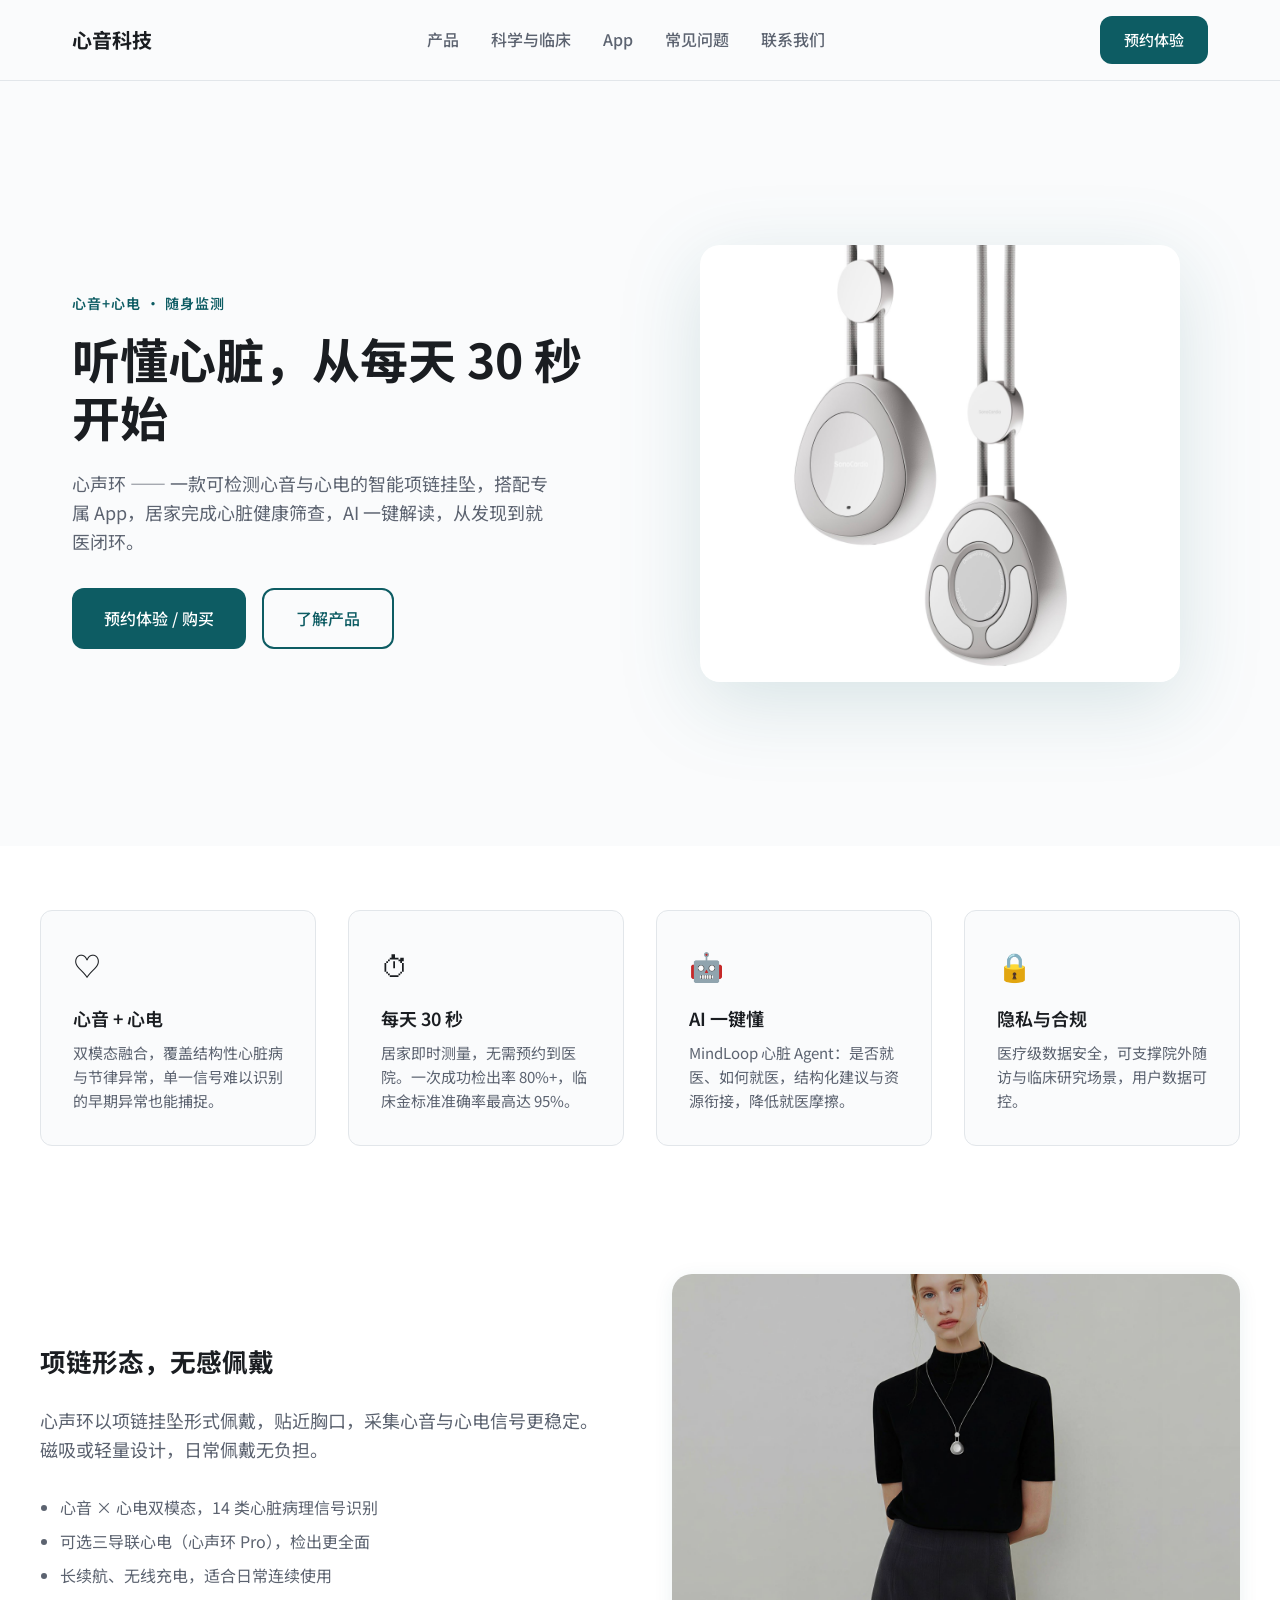
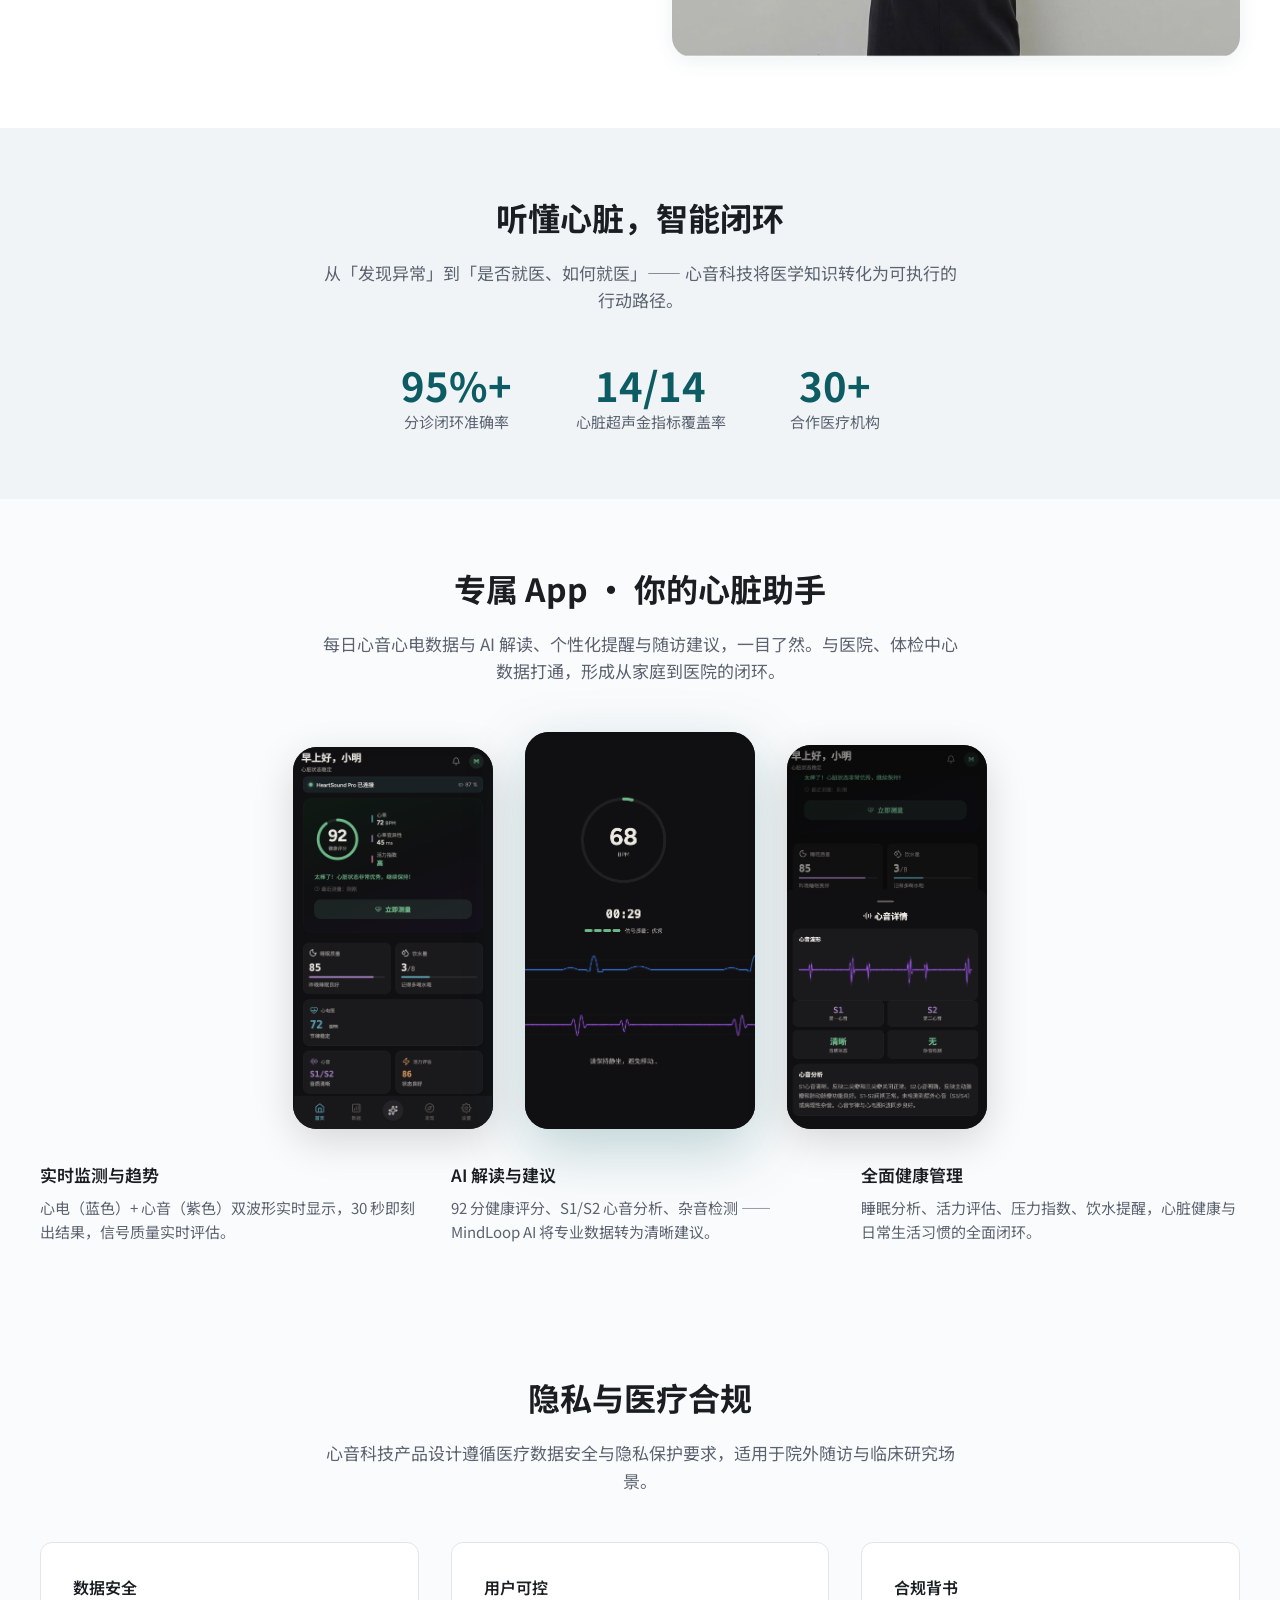
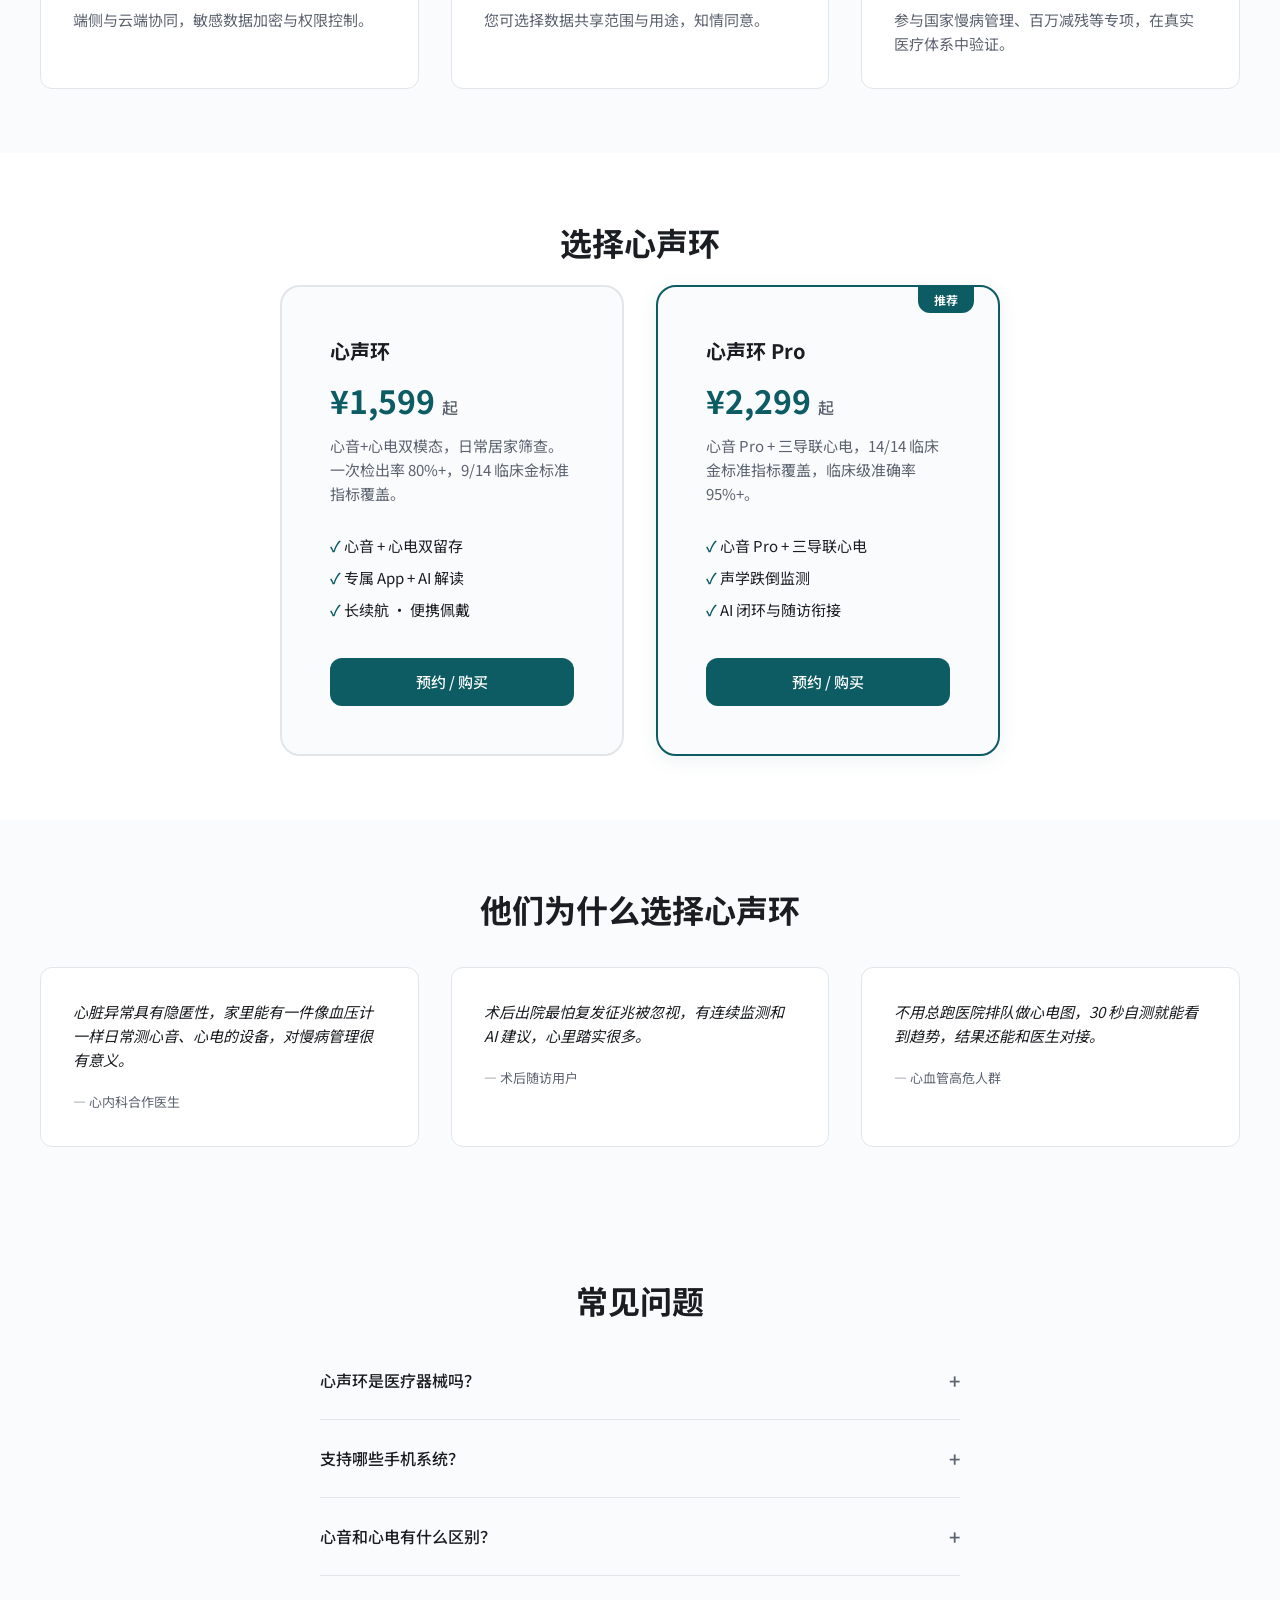
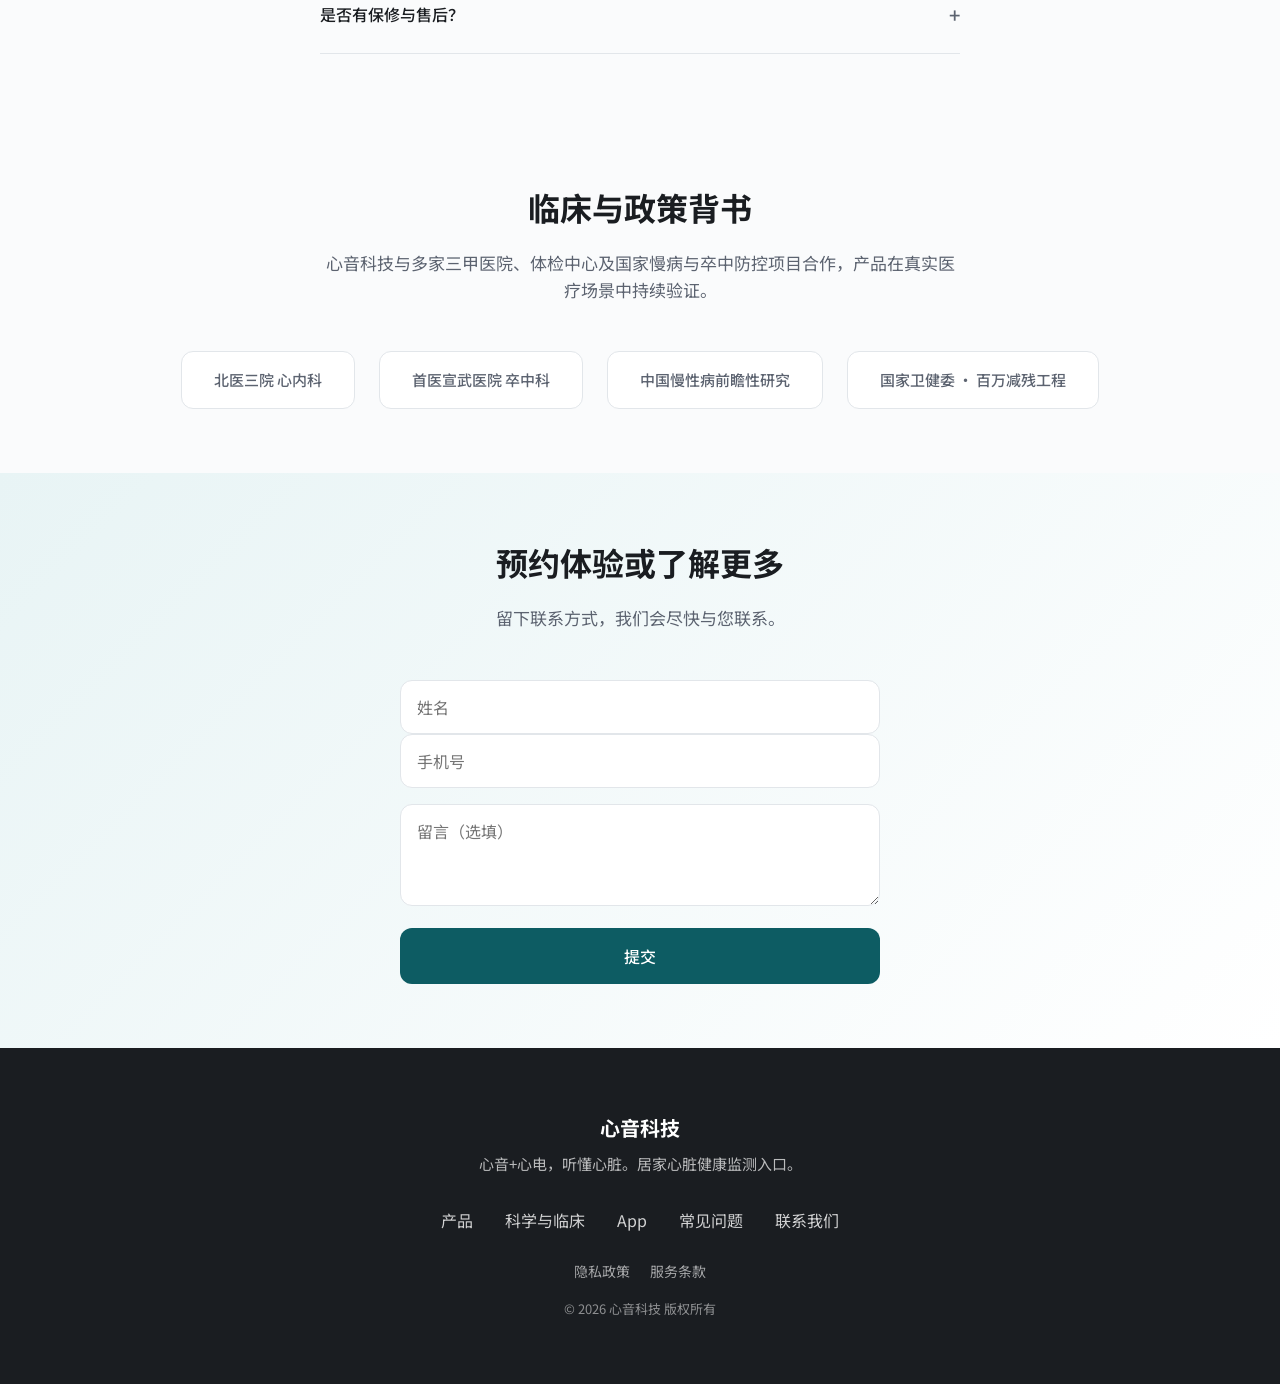
<file: index.html>
<!DOCTYPE html>
<html lang="zh-CN">
<head>
  <meta charset="UTF-8">
  <meta name="viewport" content="width=device-width, initial-scale=1.0">
  <title>心声环 | 心音+心电智能项链，每天30秒听懂心脏 — 心音科技</title>
  <meta name="description" content="心声环是心音科技推出的心音与心电双模态智能项链挂坠，搭配专属 App，居家 30 秒完成心脏健康筛查。临床级准确率，AI 一键解读，从发现到就医闭环。">
  <meta name="keywords" content="心音科技,心声环,心音检测,心电,智能项链,心脏健康,居家监测,MindHeart">
  <link rel="canonical" href="https://agi-med.com/">

  <!-- Open Graph -->
  <meta property="og:type" content="website">
  <meta property="og:locale" content="zh_CN">
  <meta property="og:title" content="心声环 | 心音+心电智能项链 — 心音科技">
  <meta property="og:description" content="每天30秒听懂心脏。心音与心电双模态智能挂坠，临床级准确率，AI 闭环从发现到就医。">
  <meta property="og:url" content="https://agi-med.com/">
  <meta property="og:site_name" content="心音科技">
  <meta property="og:image" content="https://agi-med.com/images/product-hero.png">

  <!-- Twitter -->
  <meta name="twitter:card" content="summary_large_image">
  <meta name="twitter:title" content="心声环 | 心音+心电智能项链 — 心音科技">
  <meta name="twitter:description" content="每天30秒听懂心脏。心音心电双模态，临床级准确率，AI 一键解读。">

  <!-- JSON-LD: Organization + Product -->
  <script type="application/ld+json">
  {
    "@context": "https://schema.org",
    "@graph": [
      {
        "@type": "Organization",
        "name": "心音科技",
        "alternateName": "MindHeart",
        "url": "https://agi-med.com",
        "logo": "https://agi-med.com/logo.png",
        "description": "心音科技致力于打造居家心脏健康功能监测入口，心音+心电双模态智能硬件与 AI 闭环服务。"
      },
      {
        "@type": "Product",
        "name": "心声环",
        "description": "心音与心电双模态智能项链挂坠，每天30秒居家完成心脏健康筛查，临床金标准准确率，搭配 MindLoop AI 与专属 App。",
        "brand": { "@type": "Brand", "name": "心音科技" },
        "offers": {
          "@type": "AggregateOffer",
          "lowPrice": "1599",
          "highPrice": "2299",
          "priceCurrency": "CNY"
        }
      }
    ]
  }
  </script>

  <link rel="preconnect" href="https://fonts.googleapis.com">
  <link rel="preconnect" href="https://fonts.gstatic.com" crossorigin>
  <link href="https://fonts.googleapis.com/css2?family=Noto+Sans+SC:wght@300;400;500;600;700&display=swap" rel="stylesheet">
  <link rel="stylesheet" href="styles.css">
</head>
<body oncontextmenu="return false" onselectstart="return false" ondragstart="return false">
  <header class="site-header">
    <div class="header-inner">
      <a href="index.html" class="logo" aria-label="心音科技 首页">心音科技</a>
      <nav class="nav" aria-label="主导航">
        <a href="product.html">产品</a>
        <a href="science.html">科学与临床</a>
        <a href="#app">App</a>
        <a href="#faq">常见问题</a>
        <a href="contact.html">联系我们</a>
      </nav>
      <a href="contact.html" class="btn btn-primary">预约体验</a>
      <button type="button" class="menu-toggle" aria-label="打开菜单" aria-expanded="false"></button>
    </div>
  </header>

  <main>
    <!-- Hero -->
    <section class="hero" id="hero">
      <div class="hero-content">
        <p class="hero-label">心音+心电 · 随身监测</p>
        <h1 class="hero-title">听懂心脏，从每天 30 秒开始</h1>
        <p class="hero-subtitle">心声环 —— 一款可检测心音与心电的智能项链挂坠，搭配专属 App，居家完成心脏健康筛查，AI 一键解读，从发现到就医闭环。</p>
        <div class="hero-cta">
          <a href="contact.html" class="btn btn-primary btn-lg">预约体验 / 购买</a>
          <a href="product.html" class="btn btn-secondary btn-lg">了解产品</a>
        </div>
      </div>
      <div class="hero-visual">
        <img src="images/product-hero.png" alt="心声环智能项链产品图" class="hero-product-img">
      </div>
    </section>

    <!-- 核心卖点 -->
    <section class="features features-compact" aria-labelledby="features-heading">
      <h2 id="features-heading" class="visually-hidden">产品核心特点</h2>
      <div class="features-grid">
        <div class="feature-card">
          <span class="feature-icon">♡</span>
          <h3>心音 + 心电</h3>
          <p>双模态融合，覆盖结构性心脏病与节律异常，单一信号难以识别的早期异常也能捕捉。</p>
        </div>
        <div class="feature-card">
          <span class="feature-icon">⏱</span>
          <h3>每天 30 秒</h3>
          <p>居家即时测量，无需预约到医院。一次成功检出率 80%+，临床金标准准确率最高达 95%。</p>
        </div>
        <div class="feature-card">
          <span class="feature-icon">🤖</span>
          <h3>AI 一键懂</h3>
          <p>MindLoop 心脏 Agent：是否就医、如何就医，结构化建议与资源衔接，降低就医摩擦。</p>
        </div>
        <div class="feature-card">
          <span class="feature-icon">🔒</span>
          <h3>隐私与合规</h3>
          <p>医疗级数据安全，可支撑院外随访与临床研究场景，用户数据可控。</p>
        </div>
      </div>
    </section>

    <!-- 产品形态：项链挂坠 -->
    <section class="section product-showcase" id="product" aria-labelledby="product-heading">
      <div class="container">
        <div class="showcase-split">
          <div class="showcase-content">
            <h2 id="product-heading">项链形态，无感佩戴</h2>
            <p class="lead">心声环以项链挂坠形式佩戴，贴近胸口，采集心音与心电信号更稳定。磁吸或轻量设计，日常佩戴无负担。</p>
            <ul class="showcase-list">
              <li>心音 × 心电双模态，14 类心脏病理信号识别</li>
              <li>可选三导联心电（心声环 Pro），检出更全面</li>
              <li>长续航、无线充电，适合日常连续使用</li>
            </ul>
          </div>
          <div class="showcase-visual">
            <img src="images/wearing-necklace.png" alt="心声环项链佩戴示意图" class="showcase-product-img" loading="lazy">
          </div>
        </div>
      </div>
    </section>

    <!-- 听懂心脏 · 智能闭环 -->
    <section class="section section-alt" aria-labelledby="smart-heading">
      <div class="container">
        <h2 id="smart-heading" class="section-title">听懂心脏，智能闭环</h2>
        <p class="section-subtitle">从「发现异常」到「是否就医、如何就医」—— 心音科技将医学知识转化为可执行的行动路径。</p>
        <div class="stats-row">
          <div class="stat">
            <span class="stat-value">95%+</span>
            <span class="stat-label">分诊闭环准确率</span>
          </div>
          <div class="stat">
            <span class="stat-value">14/14</span>
            <span class="stat-label">心脏超声金指标覆盖率</span>
          </div>
          <div class="stat">
            <span class="stat-value">30+</span>
            <span class="stat-label">合作医疗机构</span>
          </div>
        </div>
      </div>
    </section>

    <!-- AI 与 App -->
    <section class="section app-section" id="app" aria-labelledby="app-heading">
      <div class="container">
        <h2 id="app-heading" class="section-title">专属 App · 你的心脏助手</h2>
        <p class="section-subtitle">每日心音心电数据与 AI 解读、个性化提醒与随访建议，一目了然。与医院、体检中心数据打通，形成从家庭到医院的闭环。</p>

        <!-- App 截图展示 -->
        <div class="app-screenshots">
          <div class="app-phone">
            <img src="images/app-home.png" alt="心声环 App 首页 - 健康评分与数据总览" loading="lazy">
          </div>
          <div class="app-phone app-phone-featured">
            <img src="images/app-measuring.png" alt="心声环 App 实时测量 - 心电心音双波形" loading="lazy">
          </div>
          <div class="app-phone">
            <img src="images/app-heartsound.png" alt="心声环 App 心音详情 - S1/S2 波形分析" loading="lazy">
          </div>
        </div>

        <div class="app-features">
          <div class="app-feature">
            <h3>实时监测与趋势</h3>
            <p>心电（蓝色）+ 心音（紫色）双波形实时显示，30 秒即刻出结果，信号质量实时评估。</p>
          </div>
          <div class="app-feature">
            <h3>AI 解读与建议</h3>
            <p>92 分健康评分、S1/S2 心音分析、杂音检测 —— MindLoop AI 将专业数据转为清晰建议。</p>
          </div>
          <div class="app-feature">
            <h3>全面健康管理</h3>
            <p>睡眠分析、活力评估、压力指数、饮水提醒，心脏健康与日常生活习惯的全面闭环。</p>
          </div>
        </div>
      </div>
    </section>

    <!-- 隐私与安全 -->
    <section class="section privacy-section" aria-labelledby="privacy-heading">
      <div class="container">
        <h2 id="privacy-heading" class="section-title">隐私与医疗合规</h2>
        <p class="section-subtitle">心音科技产品设计遵循医疗数据安全与隐私保护要求，适用于院外随访与临床研究场景。</p>
        <div class="privacy-points">
          <div class="privacy-point">
            <h3>数据安全</h3>
            <p>端侧与云端协同，敏感数据加密与权限控制。</p>
          </div>
          <div class="privacy-point">
            <h3>用户可控</h3>
            <p>您可选择数据共享范围与用途，知情同意。</p>
          </div>
          <div class="privacy-point">
            <h3>合规背书</h3>
            <p>参与国家慢病管理、百万减残等专项，在真实医疗体系中验证。</p>
          </div>
        </div>
      </div>
    </section>

    <!-- 价格与预约 -->
    <section class="section pricing-section" id="order" aria-labelledby="pricing-heading">
      <div class="container">
        <h2 id="pricing-heading" class="section-title">选择心声环</h2>
        <div class="pricing-cards">
          <article class="pricing-card">
            <h3>心声环</h3>
            <p class="price"><span class="currency">¥</span>1,599 <span class="unit">起</span></p>
            <p class="price-desc">心音+心电双模态，日常居家筛查。一次检出率 80%+，9/14 临床金标准指标覆盖。</p>
            <ul class="pricing-features">
              <li>心音 + 心电双留存</li>
              <li>专属 App + AI 解读</li>
              <li>长续航 · 便携佩戴</li>
            </ul>
            <a href="contact.html" class="btn btn-primary">预约 / 购买</a>
          </article>
          <article class="pricing-card featured">
            <span class="badge">推荐</span>
            <h3>心声环 Pro</h3>
            <p class="price"><span class="currency">¥</span>2,299 <span class="unit">起</span></p>
            <p class="price-desc">心音 Pro + 三导联心电，14/14 临床金标准指标覆盖，临床级准确率 95%+。</p>
            <ul class="pricing-features">
              <li>心音 Pro + 三导联心电</li>
              <li>声学跌倒监测</li>
              <li>AI 闭环与随访衔接</li>
            </ul>
            <a href="contact.html" class="btn btn-primary">预约 / 购买</a>
          </article>
        </div>
      </div>
    </section>

    <!-- 证言 -->
    <section class="section testimonials-section" aria-labelledby="testimonials-heading">
      <div class="container">
        <h2 id="testimonials-heading" class="section-title">他们为什么选择心声环</h2>
        <div class="testimonials-grid">
          <blockquote class="testimonial">
            <p>心脏异常具有隐匿性，家里能有一件像血压计一样日常测心音、心电的设备，对慢病管理很有意义。</p>
            <cite>— 心内科合作医生</cite>
          </blockquote>
          <blockquote class="testimonial">
            <p>术后出院最怕复发征兆被忽视，有连续监测和 AI 建议，心里踏实很多。</p>
            <cite>— 术后随访用户</cite>
          </blockquote>
          <blockquote class="testimonial">
            <p>不用总跑医院排队做心电图，30 秒自测就能看到趋势，结果还能和医生对接。</p>
            <cite>— 心血管高危人群</cite>
          </blockquote>
        </div>
      </div>
    </section>

    <!-- FAQ -->
    <section class="section faq-section" id="faq" aria-labelledby="faq-heading">
      <div class="container">
        <h2 id="faq-heading" class="section-title">常见问题</h2>
        <div class="faq-list" itemscope itemtype="https://schema.org/FAQPage">
          <div class="faq-item" itemscope itemprop="mainEntity" itemtype="https://schema.org/Question">
            <button type="button" class="faq-q" aria-expanded="false" aria-controls="faq-a1" id="faq-q1">
              <span itemprop="name">心声环是医疗器械吗？</span>
            </button>
            <div class="faq-a" id="faq-a1" role="region" aria-labelledby="faq-q1" hidden itemscope itemprop="acceptedAnswer" itemtype="https://schema.org/Answer">
              <p itemprop="text">心音科技旗下部分产品已取得或正在申请二类医疗器械注册。心声环消费者版面向居家健康监测场景，具体资质以产品页与客服说明为准。</p>
            </div>
          </div>
          <div class="faq-item" itemscope itemprop="mainEntity" itemtype="https://schema.org/Question">
            <button type="button" class="faq-q" aria-expanded="false" aria-controls="faq-a2" id="faq-q2">
              <span itemprop="name">支持哪些手机系统？</span>
            </button>
            <div class="faq-a" id="faq-a2" role="region" aria-labelledby="faq-q2" hidden itemscope itemprop="acceptedAnswer" itemtype="https://schema.org/Answer">
              <p itemprop="text">配套 App 支持 iOS 与 Android 主流版本，具体以应用商店或官网说明为准。</p>
            </div>
          </div>
          <div class="faq-item" itemscope itemprop="mainEntity" itemtype="https://schema.org/Question">
            <button type="button" class="faq-q" aria-expanded="false" aria-controls="faq-a3" id="faq-q3">
              <span itemprop="name">心音和心电有什么区别？</span>
            </button>
            <div class="faq-a" id="faq-a3" role="region" aria-labelledby="faq-q3" hidden itemscope itemprop="acceptedAnswer" itemtype="https://schema.org/Answer">
              <p itemprop="text">心电反映心脏电活动（如心律失常），心音反映心脏结构与血流（如瓣膜、心衰相关指标）。双模态融合可覆盖更全面的心脏异常，提高筛查与分诊准确性。</p>
            </div>
          </div>
          <div class="faq-item" itemscope itemprop="mainEntity" itemtype="https://schema.org/Question">
            <button type="button" class="faq-q" aria-expanded="false" aria-controls="faq-a4" id="faq-q4">
              <span itemprop="name">是否有保修与售后？</span>
            </button>
            <div class="faq-a" id="faq-a4" role="region" aria-labelledby="faq-q4" hidden itemscope itemprop="acceptedAnswer" itemtype="https://schema.org/Answer">
              <p itemprop="text">心声环提供正规保修与售后服务，具体保修期与条款以购买时约定或产品说明书为准。</p>
            </div>
          </div>
        </div>
      </div>
    </section>

    <!-- 背书与团队简述 -->
    <section class="section trust-section" aria-labelledby="trust-heading">
      <div class="container">
        <h2 id="trust-heading" class="section-title">临床与政策背书</h2>
        <p class="section-subtitle">心音科技与多家三甲医院、体检中心及国家慢病与卒中防控项目合作，产品在真实医疗场景中持续验证。</p>
        <div class="trust-logos">
          <div class="trust-item">北医三院 心内科</div>
          <div class="trust-item">首医宣武医院 卒中科</div>
          <div class="trust-item">中国慢性病前瞻性研究</div>
          <div class="trust-item">国家卫健委 · 百万减残工程</div>
        </div>
      </div>
    </section>

    <!-- CTA -->
    <section class="section cta-section" id="contact">
      <div class="container">
        <h2 class="section-title">预约体验或了解更多</h2>
        <p class="section-subtitle">留下联系方式，我们会尽快与您联系。</p>
        <form class="contact-form" action="#" method="post" aria-label="预约咨询表单">
          <div class="form-row">
            <label for="name" class="visually-hidden">姓名</label>
            <input type="text" id="name" name="name" placeholder="姓名" required>
            <label for="phone" class="visually-hidden">手机号</label>
            <input type="tel" id="phone" name="phone" placeholder="手机号" required>
          </div>
          <label for="message" class="visually-hidden">留言</label>
          <textarea id="message" name="message" placeholder="留言（选填）" rows="3"></textarea>
          <button type="submit" class="btn btn-primary btn-lg">提交</button>
        </form>
      </div>
    </section>
  </main>

  <footer class="site-footer">
    <div class="footer-inner">
      <div class="footer-brand">
        <a href="index.html" class="logo">心音科技</a>
        <p>心音+心电，听懂心脏。居家心脏健康监测入口。</p>
      </div>
      <div class="footer-links">
        <a href="product.html">产品</a>
        <a href="science.html">科学与临床</a>
        <a href="index.html#app">App</a>
        <a href="index.html#faq">常见问题</a>
        <a href="contact.html">联系我们</a>
      </div>
      <div class="footer-legal">
        <a href="privacy.html">隐私政策</a>
        <a href="terms.html">服务条款</a>
      </div>
      <p class="footer-copy">© <span id="year"></span> 心音科技 版权所有</p>
    </div>
  </footer>

  <script src="main.js"></script>
</body>
</html>
</file>
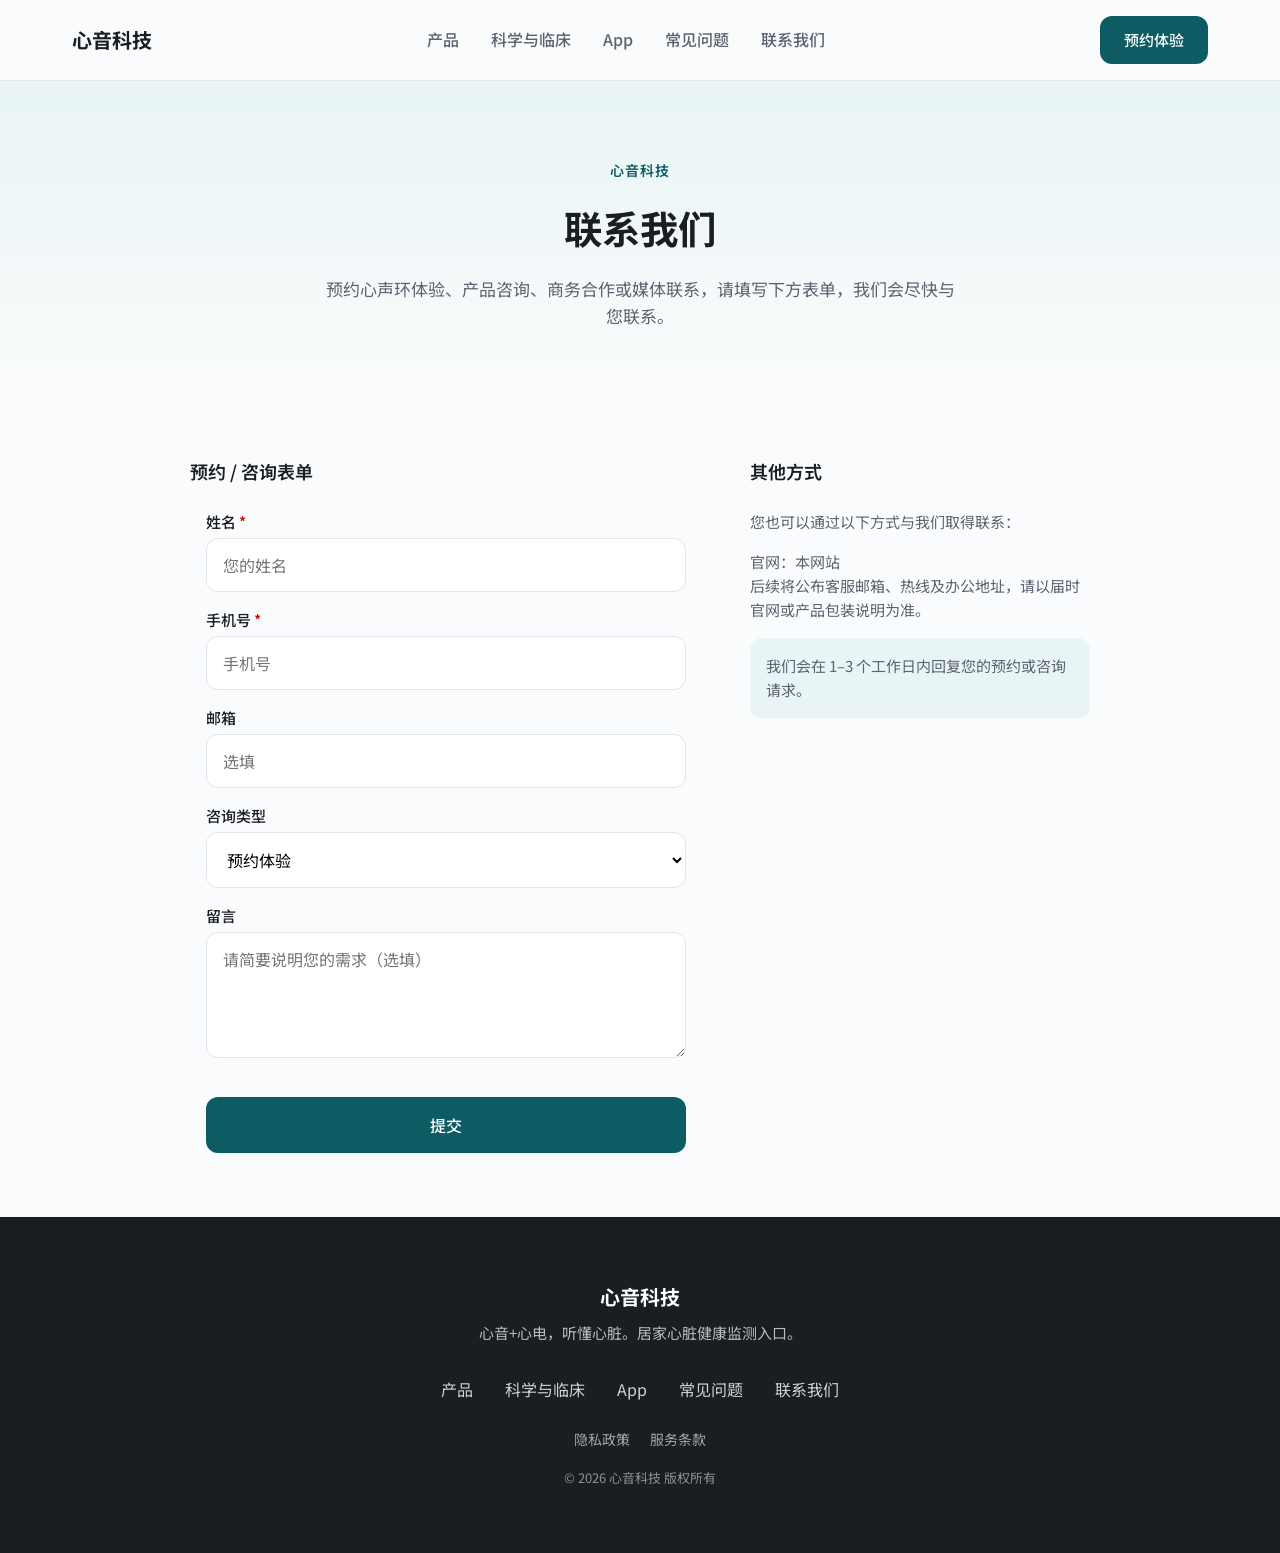
<file: contact.html>
<!DOCTYPE html>
<html lang="zh-CN">
<head>
  <meta charset="UTF-8">
  <meta name="viewport" content="width=device-width, initial-scale=1.0">
  <title>联系我们 | 心音科技 - 预约体验与咨询</title>
  <meta name="description" content="预约心声环体验、产品咨询、商务合作或媒体联系，请通过心音科技官网联系我们。">
  <link rel="canonical" href="https://mindheart.health/contact.html">

  <meta property="og:type" content="website">
  <meta property="og:title" content="联系我们 | 心音科技">
  <meta property="og:url" content="https://mindheart.health/contact.html">

  <link rel="preconnect" href="https://fonts.googleapis.com">
  <link rel="preconnect" href="https://fonts.gstatic.com" crossorigin>
  <link href="https://fonts.googleapis.com/css2?family=Noto+Sans+SC:wght@300;400;500;600;700&display=swap" rel="stylesheet">
  <link rel="stylesheet" href="styles.css">
</head>
<body oncontextmenu="return false" ondragstart="return false">
  <header class="site-header">
    <div class="header-inner">
      <a href="index.html" class="logo" aria-label="心音科技 首页">心音科技</a>
      <nav class="nav" aria-label="主导航">
        <a href="product.html">产品</a>
        <a href="science.html">科学与临床</a>
        <a href="index.html#app">App</a>
        <a href="index.html#faq">常见问题</a>
        <a href="contact.html">联系我们</a>
      </nav>
      <a href="contact.html" class="btn btn-primary">预约体验</a>
      <button type="button" class="menu-toggle" aria-label="打开菜单" aria-expanded="false"></button>
    </div>
  </header>

  <main>
    <section class="page-hero">
      <div class="container">
        <p class="hero-label">心音科技</p>
        <h1 class="page-title">联系我们</h1>
        <p class="page-lead">预约心声环体验、产品咨询、商务合作或媒体联系，请填写下方表单，我们会尽快与您联系。</p>
      </div>
    </section>

    <section class="section">
      <div class="container">
        <div class="contact-layout">
          <div class="contact-form-wrap">
            <h2>预约 / 咨询表单</h2>
            <form class="contact-form" action="#" method="post" aria-label="预约咨询表单">
              <div class="form-row">
                <label for="c-name">姓名 <span class="required">*</span></label>
                <input type="text" id="c-name" name="name" placeholder="您的姓名" required>
              </div>
              <div class="form-row">
                <label for="c-phone">手机号 <span class="required">*</span></label>
                <input type="tel" id="c-phone" name="phone" placeholder="手机号" required>
              </div>
              <div class="form-row">
                <label for="c-email">邮箱</label>
                <input type="email" id="c-email" name="email" placeholder="选填">
              </div>
              <div class="form-row">
                <label for="c-type">咨询类型</label>
                <select id="c-type" name="type" aria-label="咨询类型">
                  <option value="trial">预约体验</option>
                  <option value="purchase">产品购买</option>
                  <option value="b2b">商务合作</option>
                  <option value="media">媒体联系</option>
                  <option value="other">其他</option>
                </select>
              </div>
              <div class="form-row">
                <label for="c-message">留言</label>
                <textarea id="c-message" name="message" placeholder="请简要说明您的需求（选填）" rows="4"></textarea>
              </div>
              <button type="submit" class="btn btn-primary btn-lg">提交</button>
            </form>
          </div>
          <aside class="contact-info">
            <h2>其他方式</h2>
            <p>您也可以通过以下方式与我们取得联系：</p>
            <ul class="contact-meta">
              <li>官网：本网站</li>
              <li>后续将公布客服邮箱、热线及办公地址，请以届时官网或产品包装说明为准。</li>
            </ul>
            <p class="contact-note">我们会在 1–3 个工作日内回复您的预约或咨询请求。</p>
          </aside>
        </div>
      </div>
    </section>
  </main>

  <footer class="site-footer">
    <div class="footer-inner">
      <div class="footer-brand">
        <a href="index.html" class="logo">心音科技</a>
        <p>心音+心电，听懂心脏。居家心脏健康监测入口。</p>
      </div>
      <div class="footer-links">
        <a href="product.html">产品</a>
        <a href="science.html">科学与临床</a>
        <a href="index.html#app">App</a>
        <a href="index.html#faq">常见问题</a>
        <a href="contact.html">联系我们</a>
      </div>
      <div class="footer-legal">
        <a href="privacy.html">隐私政策</a>
        <a href="terms.html">服务条款</a>
      </div>
      <p class="footer-copy">© <span id="year"></span> 心音科技 版权所有</p>
    </div>
  </footer>

  <script src="main.js"></script>
  <script>
    (function () {
      var form = document.querySelector('.contact-form');
      if (form) {
        form.addEventListener('submit', function (e) {
          e.preventDefault();
          var name = document.getElementById('c-name');
          var phone = document.getElementById('c-phone');
          if (name && name.value && phone && phone.value) {
            alert('感谢您的提交！我们会尽快与您联系。');
            form.reset();
          }
        });
      }
    })();
  </script>
</body>
</html>
</file>
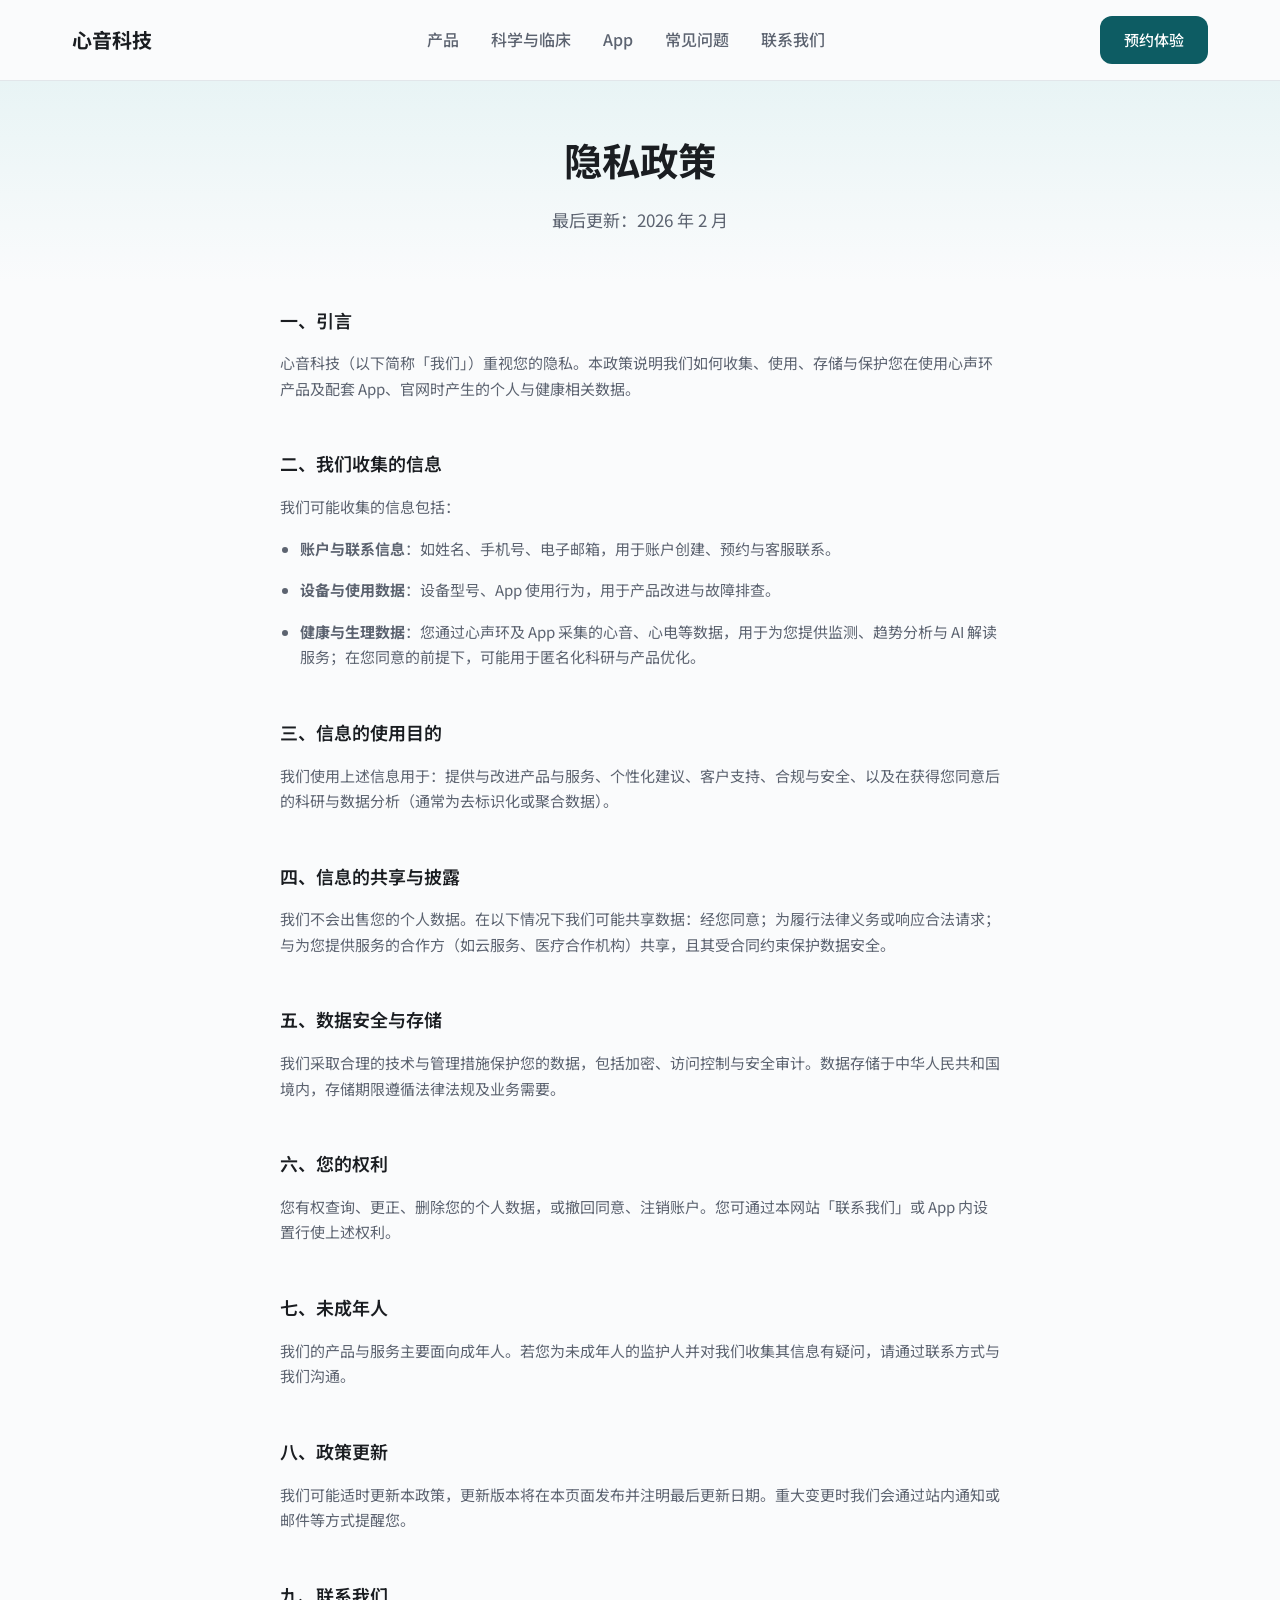
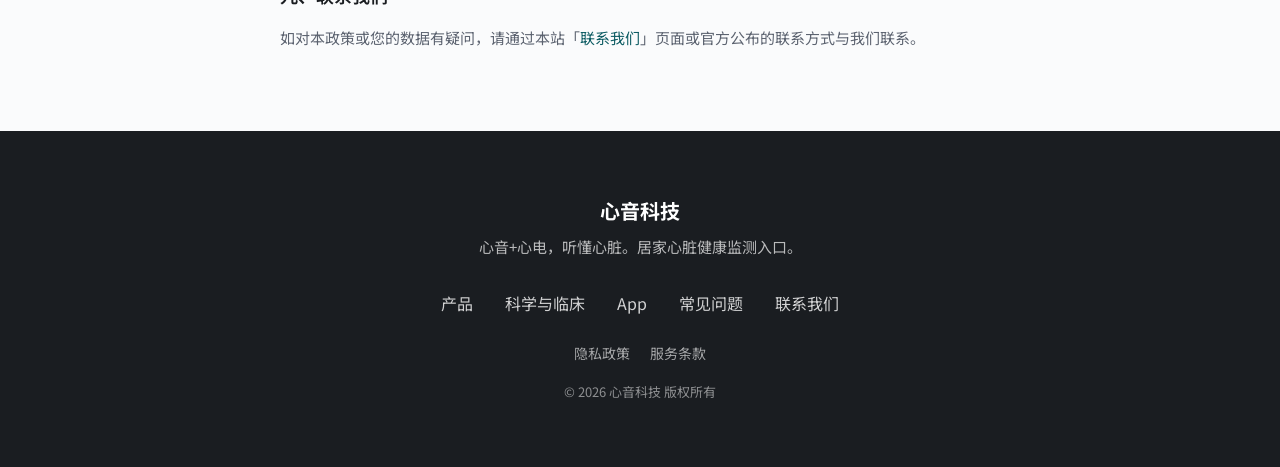
<file: privacy.html>
<!DOCTYPE html>
<html lang="zh-CN">
<head>
  <meta charset="UTF-8">
  <meta name="viewport" content="width=device-width, initial-scale=1.0">
  <title>隐私政策 | 心音科技</title>
  <meta name="description" content="心音科技隐私政策：我们如何收集、使用、存储与保护您的个人与健康数据。">
  <link rel="canonical" href="https://mindheart.health/privacy.html">

  <meta property="og:type" content="website">
  <meta property="og:title" content="隐私政策 | 心音科技">
  <meta property="og:url" content="https://mindheart.health/privacy.html">

  <link rel="preconnect" href="https://fonts.googleapis.com">
  <link rel="preconnect" href="https://fonts.gstatic.com" crossorigin>
  <link href="https://fonts.googleapis.com/css2?family=Noto+Sans+SC:wght@300;400;500;600;700&display=swap" rel="stylesheet">
  <link rel="stylesheet" href="styles.css">
</head>
<body oncontextmenu="return false" onselectstart="return false" ondragstart="return false">
  <header class="site-header">
    <div class="header-inner">
      <a href="index.html" class="logo" aria-label="心音科技 首页">心音科技</a>
      <nav class="nav" aria-label="主导航">
        <a href="product.html">产品</a>
        <a href="science.html">科学与临床</a>
        <a href="index.html#app">App</a>
        <a href="index.html#faq">常见问题</a>
        <a href="contact.html">联系我们</a>
      </nav>
      <a href="contact.html" class="btn btn-primary">预约体验</a>
      <button type="button" class="menu-toggle" aria-label="打开菜单" aria-expanded="false"></button>
    </div>
  </header>

  <main>
    <section class="page-hero page-hero-small">
      <div class="container">
        <h1 class="page-title">隐私政策</h1>
        <p class="page-lead">最后更新：2026 年 2 月</p>
      </div>
    </section>

    <section class="section legal-content">
      <div class="container container-narrow">
        <h2>一、引言</h2>
        <p>心音科技（以下简称「我们」）重视您的隐私。本政策说明我们如何收集、使用、存储与保护您在使用心声环产品及配套 App、官网时产生的个人与健康相关数据。</p>

        <h2>二、我们收集的信息</h2>
        <p>我们可能收集的信息包括：</p>
        <ul>
          <li><strong>账户与联系信息</strong>：如姓名、手机号、电子邮箱，用于账户创建、预约与客服联系。</li>
          <li><strong>设备与使用数据</strong>：设备型号、App 使用行为，用于产品改进与故障排查。</li>
          <li><strong>健康与生理数据</strong>：您通过心声环及 App 采集的心音、心电等数据，用于为您提供监测、趋势分析与 AI 解读服务；在您同意的前提下，可能用于匿名化科研与产品优化。</li>
        </ul>

        <h2>三、信息的使用目的</h2>
        <p>我们使用上述信息用于：提供与改进产品与服务、个性化建议、客户支持、合规与安全、以及在获得您同意后的科研与数据分析（通常为去标识化或聚合数据）。</p>

        <h2>四、信息的共享与披露</h2>
        <p>我们不会出售您的个人数据。在以下情况下我们可能共享数据：经您同意；为履行法律义务或响应合法请求；与为您提供服务的合作方（如云服务、医疗合作机构）共享，且其受合同约束保护数据安全。</p>

        <h2>五、数据安全与存储</h2>
        <p>我们采取合理的技术与管理措施保护您的数据，包括加密、访问控制与安全审计。数据存储于中华人民共和国境内，存储期限遵循法律法规及业务需要。</p>

        <h2>六、您的权利</h2>
        <p>您有权查询、更正、删除您的个人数据，或撤回同意、注销账户。您可通过本网站「联系我们」或 App 内设置行使上述权利。</p>

        <h2>七、未成年人</h2>
        <p>我们的产品与服务主要面向成年人。若您为未成年人的监护人并对我们收集其信息有疑问，请通过联系方式与我们沟通。</p>

        <h2>八、政策更新</h2>
        <p>我们可能适时更新本政策，更新版本将在本页面发布并注明最后更新日期。重大变更时我们会通过站内通知或邮件等方式提醒您。</p>

        <h2>九、联系我们</h2>
        <p>如对本政策或您的数据有疑问，请通过本站「<a href="contact.html">联系我们</a>」页面或官方公布的联系方式与我们联系。</p>
      </div>
    </section>
  </main>

  <footer class="site-footer">
    <div class="footer-inner">
      <div class="footer-brand">
        <a href="index.html" class="logo">心音科技</a>
        <p>心音+心电，听懂心脏。居家心脏健康监测入口。</p>
      </div>
      <div class="footer-links">
        <a href="product.html">产品</a>
        <a href="science.html">科学与临床</a>
        <a href="index.html#app">App</a>
        <a href="index.html#faq">常见问题</a>
        <a href="contact.html">联系我们</a>
      </div>
      <div class="footer-legal">
        <a href="privacy.html">隐私政策</a>
        <a href="terms.html">服务条款</a>
      </div>
      <p class="footer-copy">© <span id="year"></span> 心音科技 版权所有</p>
    </div>
  </footer>

  <script src="main.js"></script>
</body>
</html>
</file>
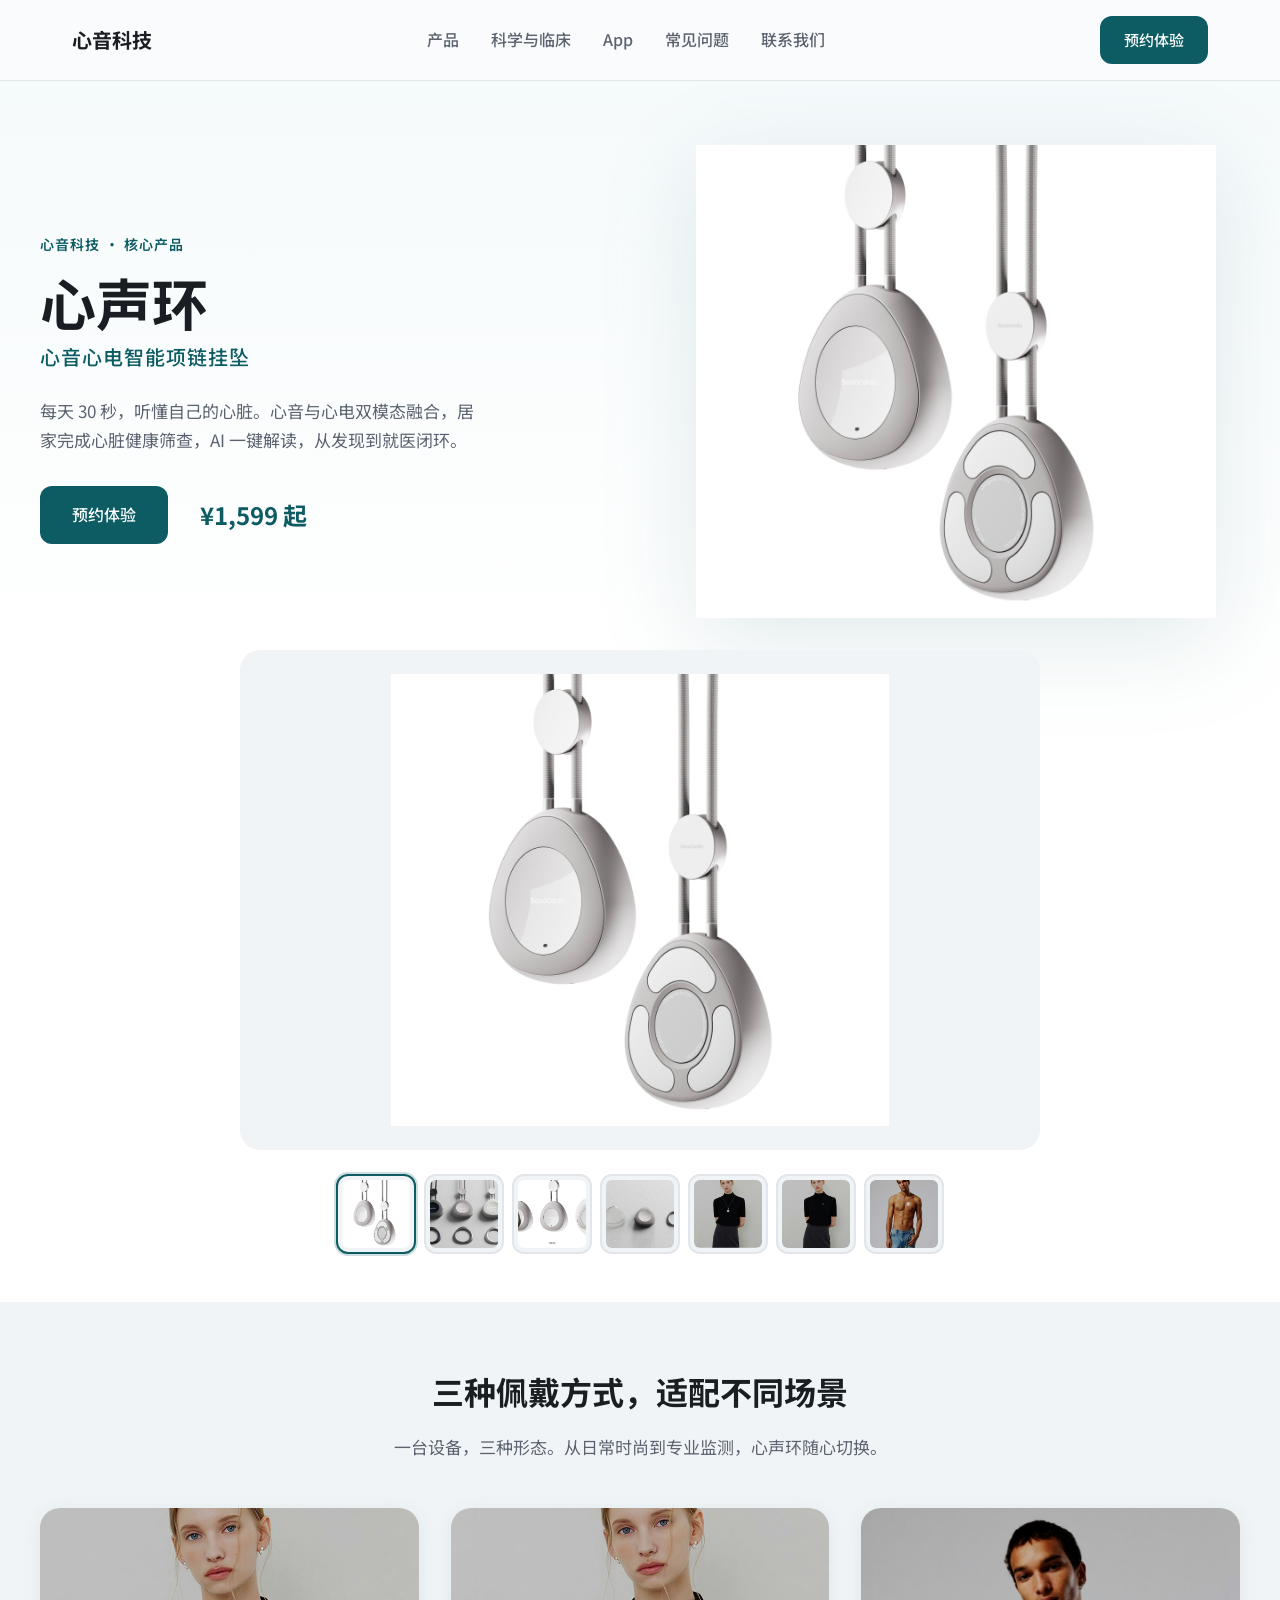
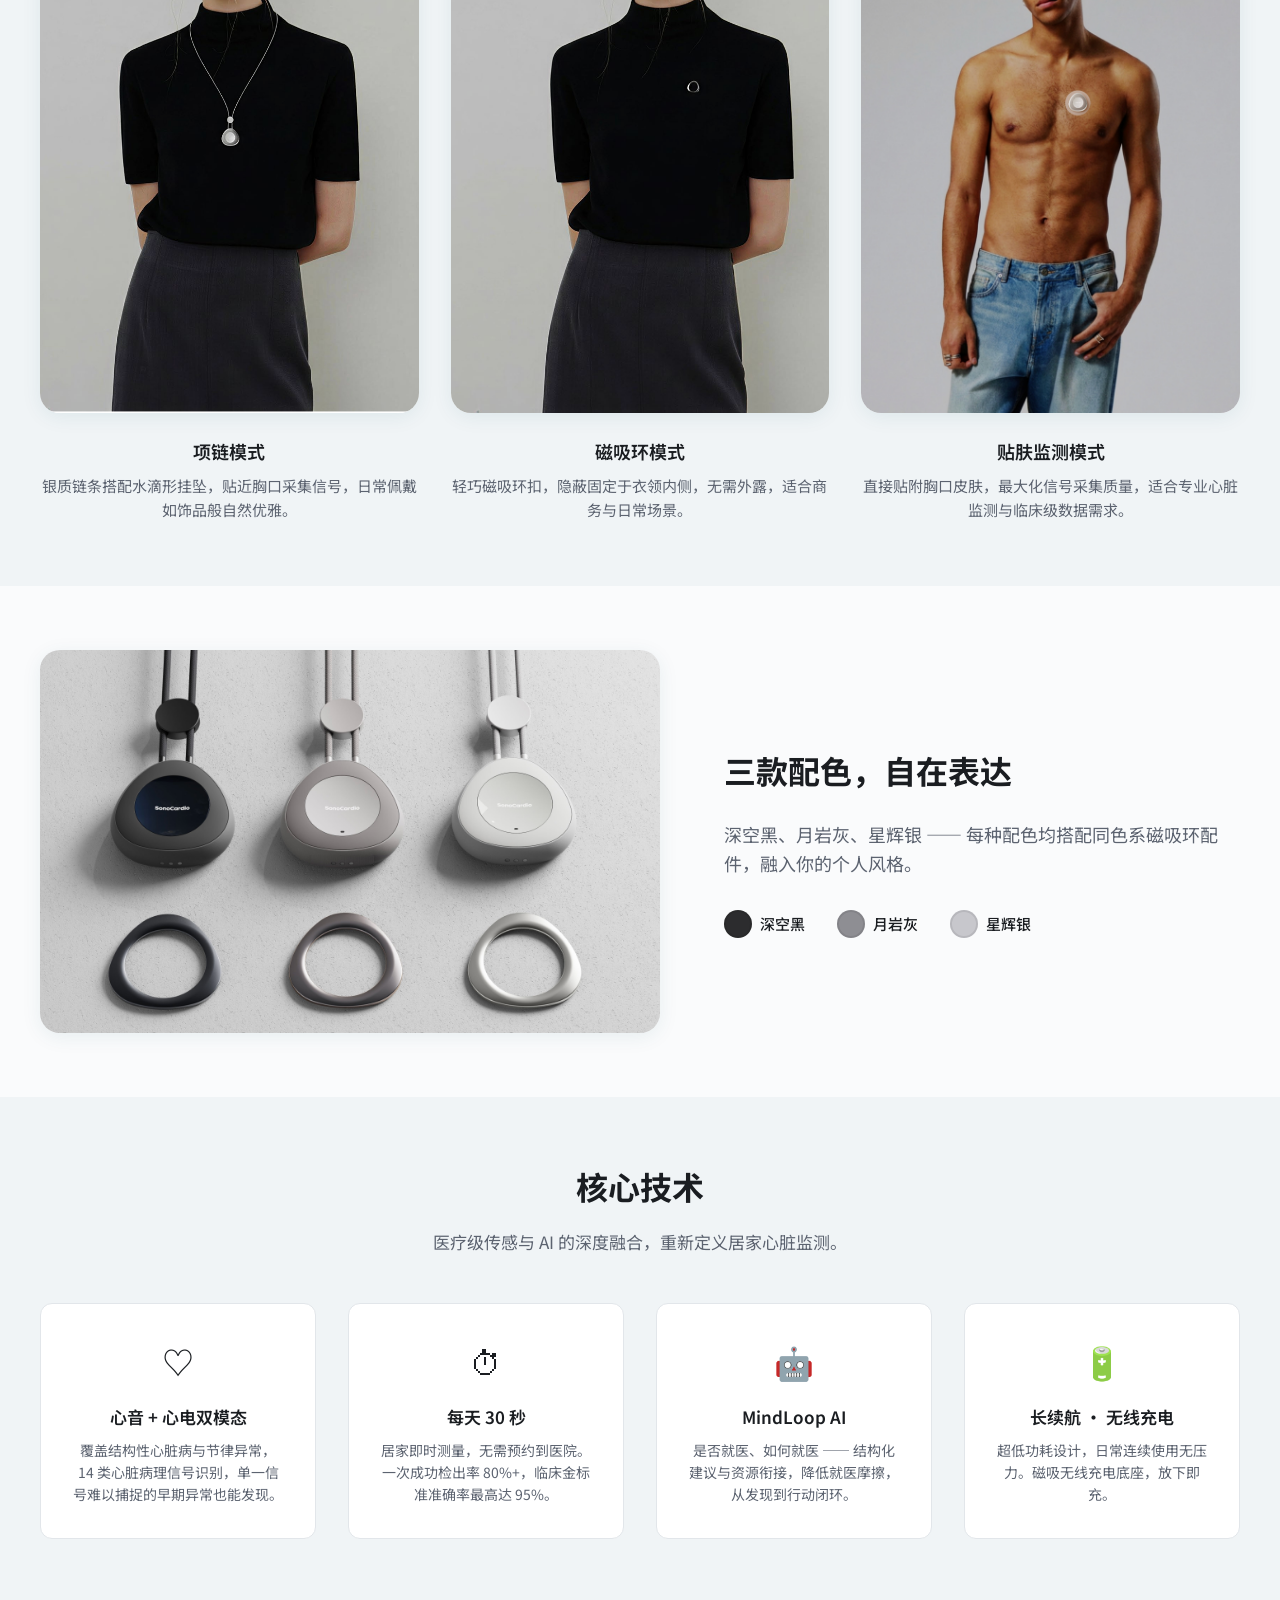
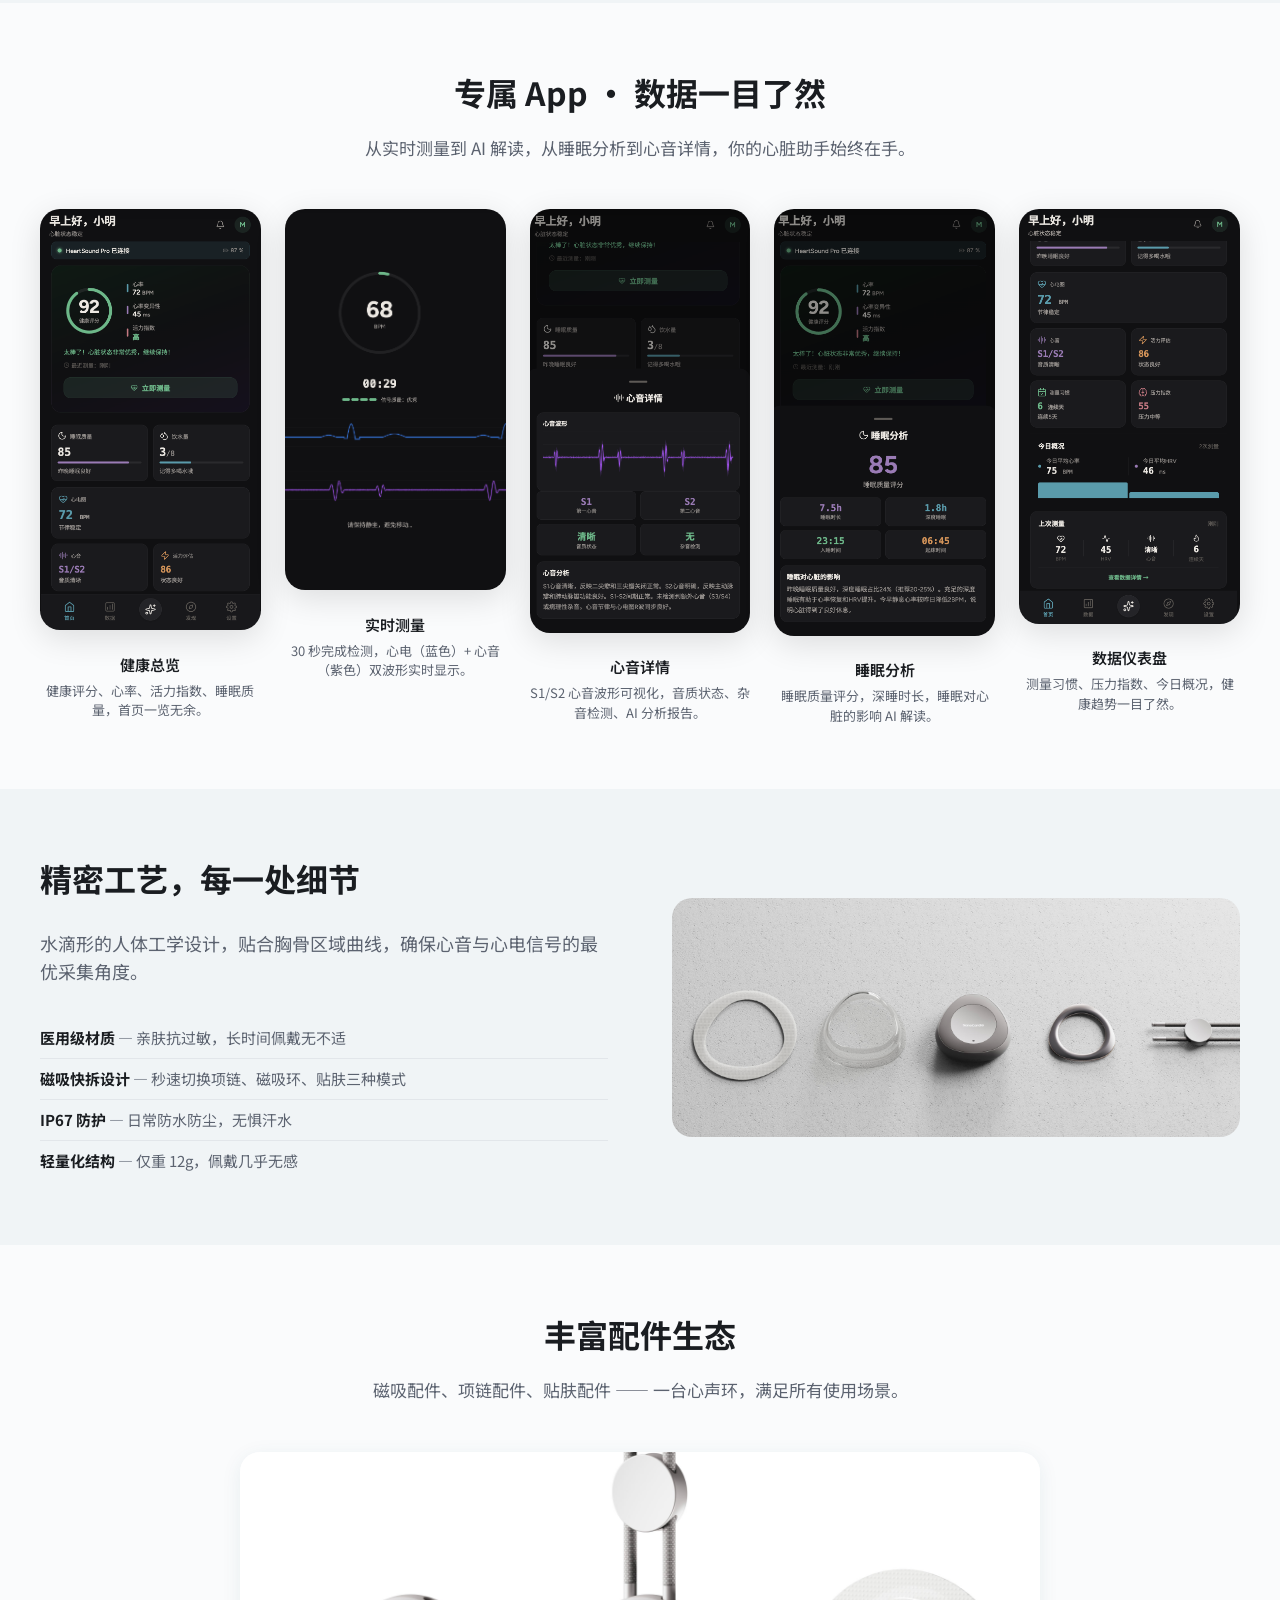
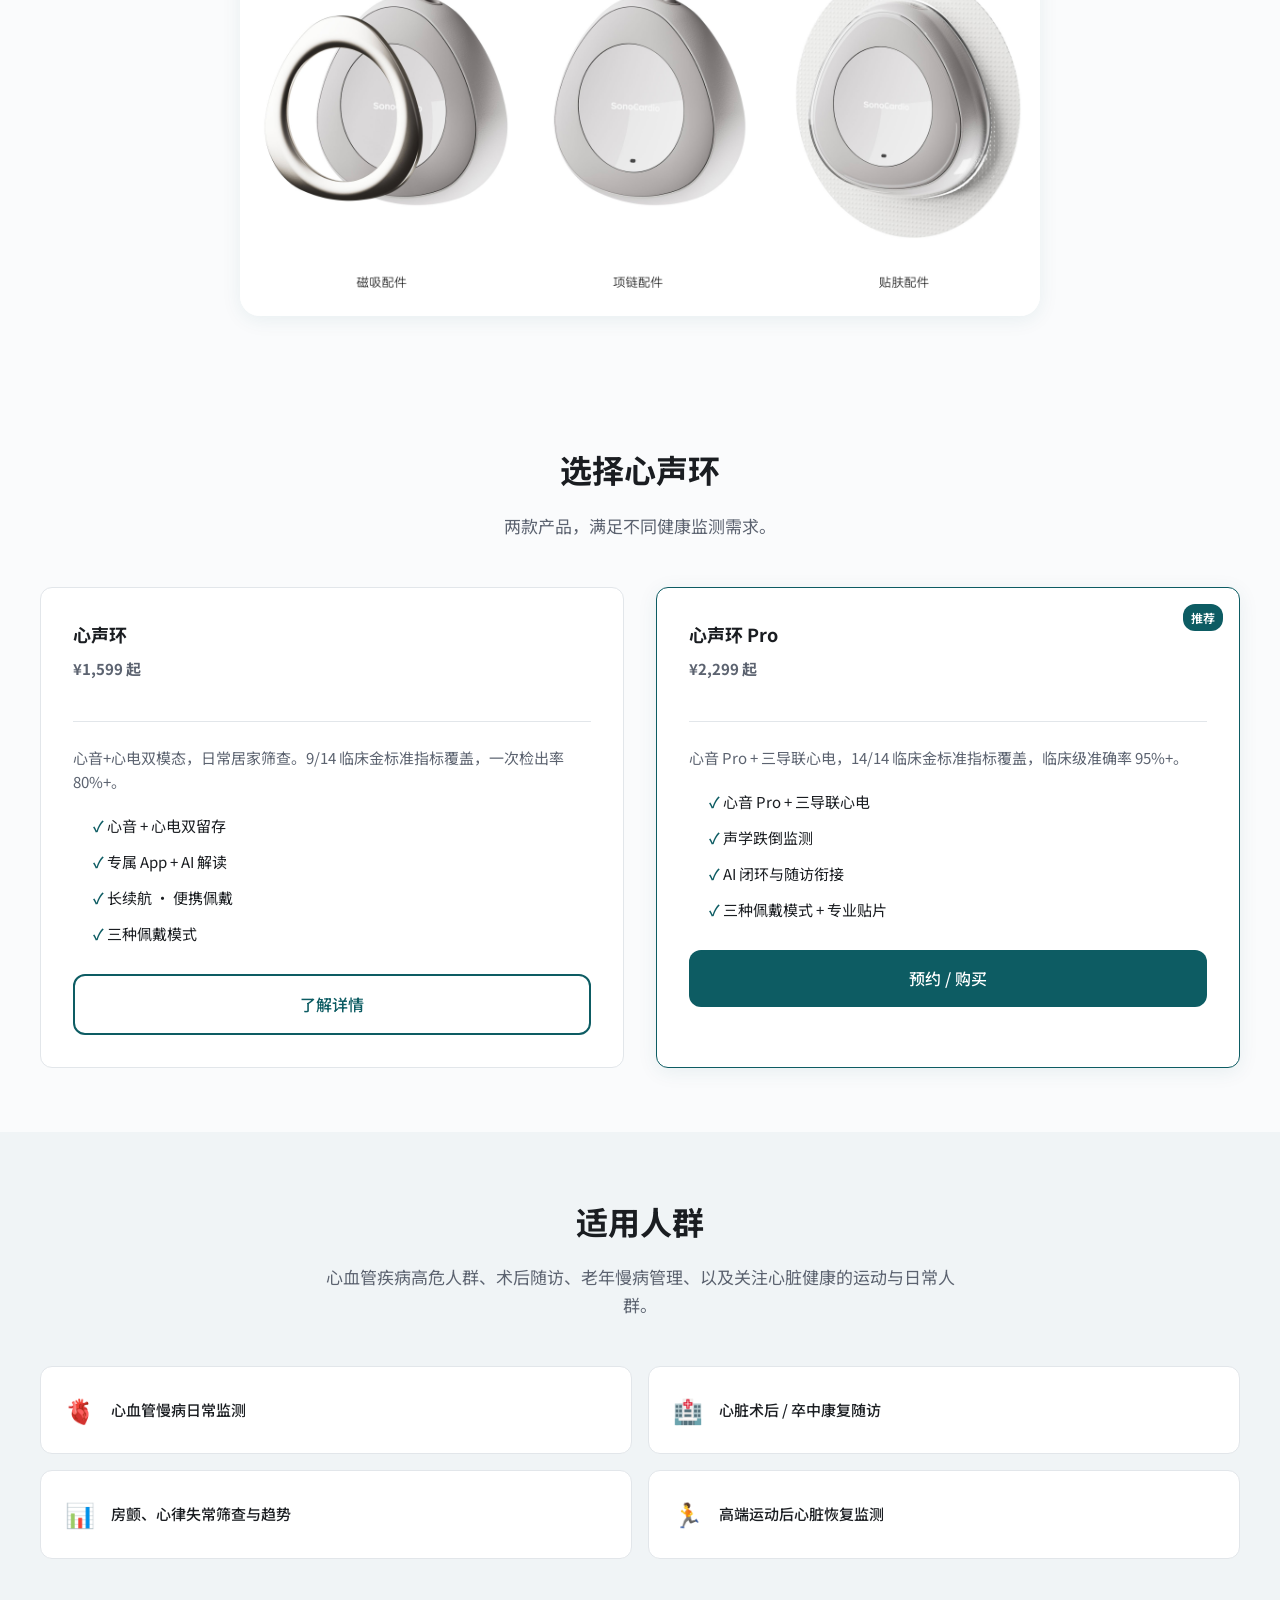
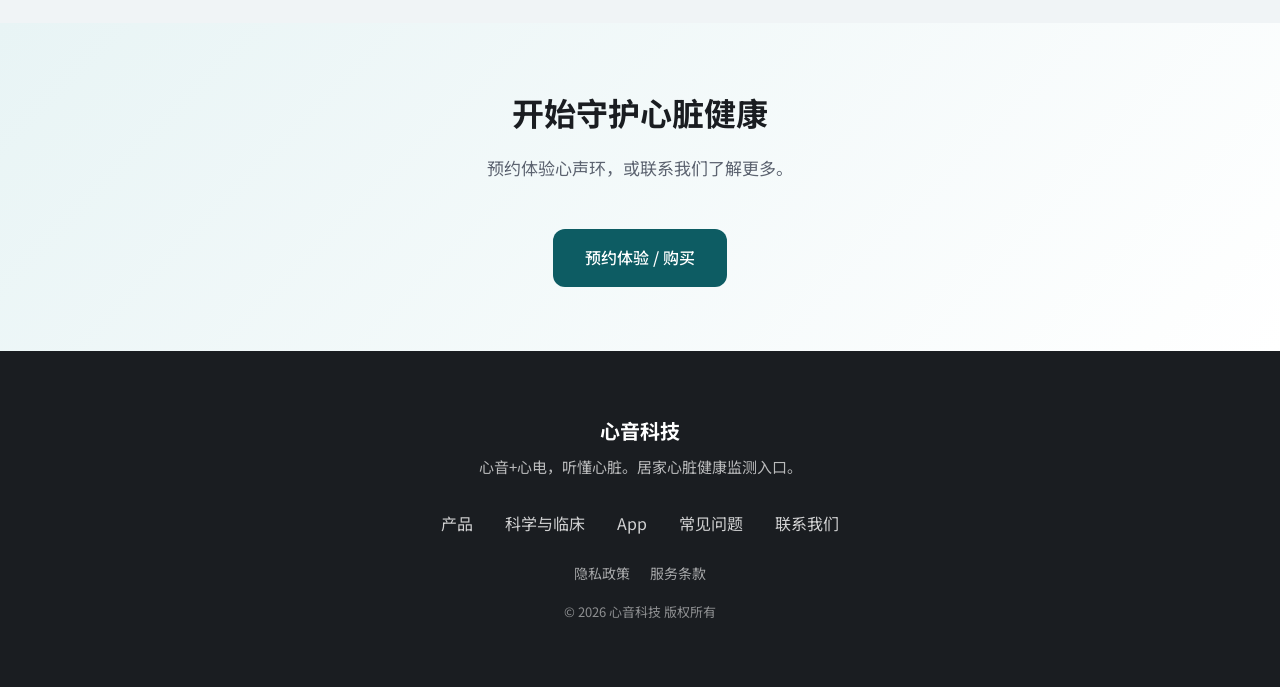
<file: product.html>
<!DOCTYPE html>
<html lang="zh-CN">
<head>
  <meta charset="UTF-8">
  <meta name="viewport" content="width=device-width, initial-scale=1.0">
  <title>心声环 - 心音心电智能挂坠 | 心音科技官方</title>
  <meta name="description" content="心声环：心音+心电双模态、三导联心电可选，一次检出率 80%+，临床金标准准确率 95%。项链形态、长续航，搭配 MindLoop AI 与专属 App。">
  <meta name="keywords" content="心声环,心音心电,智能项链,心脏监测,心声环Pro,MindHeart">
  <link rel="canonical" href="https://agi-med.com/product.html">

  <meta property="og:type" content="website">
  <meta property="og:title" content="心声环 - 心音心电智能挂坠 | 心音科技">
  <meta property="og:description" content="心音+心电双模态智能项链，每天30秒听懂心脏，临床级准确率，搭配 AI 与专属 App。">
  <meta property="og:url" content="https://agi-med.com/product.html">
  <meta property="og:image" content="https://agi-med.com/images/product-hero.png">

  <link rel="preconnect" href="https://fonts.googleapis.com">
  <link rel="preconnect" href="https://fonts.gstatic.com" crossorigin>
  <link href="https://fonts.googleapis.com/css2?family=Noto+Sans+SC:wght@300;400;500;600;700&display=swap" rel="stylesheet">
  <link rel="stylesheet" href="styles.css">
</head>
<body oncontextmenu="return false" onselectstart="return false" ondragstart="return false">
  <header class="site-header">
    <div class="header-inner">
      <a href="index.html" class="logo" aria-label="心音科技 首页">心音科技</a>
      <nav class="nav" aria-label="主导航">
        <a href="product.html">产品</a>
        <a href="science.html">科学与临床</a>
        <a href="index.html#app">App</a>
        <a href="index.html#faq">常见问题</a>
        <a href="contact.html">联系我们</a>
      </nav>
      <a href="contact.html" class="btn btn-primary">预约体验</a>
      <button type="button" class="menu-toggle" aria-label="打开菜单" aria-expanded="false"></button>
    </div>
  </header>

  <main>
    <!-- 产品 Hero：大图 + 标题 -->
    <section class="product-hero">
      <div class="container">
        <div class="product-hero-grid">
          <div class="product-hero-content">
            <p class="hero-label">心音科技 · 核心产品</p>
            <h1 class="product-hero-title">心声环</h1>
            <p class="product-hero-subtitle">心音心电智能项链挂坠</p>
            <p class="product-hero-desc">每天 30 秒，听懂自己的心脏。心音与心电双模态融合，居家完成心脏健康筛查，AI 一键解读，从发现到就医闭环。</p>
            <div class="product-hero-cta">
              <a href="contact.html" class="btn btn-primary btn-lg">预约体验</a>
              <span class="product-hero-price">¥1,599 起</span>
            </div>
          </div>
          <div class="product-hero-image">
            <img src="images/product-hero.png" alt="心声环智能挂坠 - 正面与背面展示" loading="eager">
          </div>
        </div>
      </div>
    </section>

    <!-- 产品图片画廊 -->
    <section class="section product-gallery-section">
      <div class="container">
        <div class="product-gallery-grid">
          <div class="gallery-main" id="galleryMain">
            <img src="images/product-hero.png" alt="心声环产品展示" id="galleryMainImg">
          </div>
          <div class="gallery-thumbs" id="galleryThumbs">
            <button class="gallery-thumb active" data-img="images/product-hero.png" data-alt="心声环正反面展示">
              <img src="images/product-hero.png" alt="正反面">
            </button>
            <button class="gallery-thumb" data-img="images/product-colors.png" data-alt="心声环三色系列">
              <img src="images/product-colors.png" alt="三色系列">
            </button>
            <button class="gallery-thumb" data-img="images/product-accessories.png" data-alt="心声环佩戴配件">
              <img src="images/product-accessories.png" alt="佩戴配件">
            </button>
            <button class="gallery-thumb" data-img="images/product-exploded.png" data-alt="心声环组件展示">
              <img src="images/product-exploded.png" alt="组件展示">
            </button>
            <button class="gallery-thumb" data-img="images/wearing-necklace.png" data-alt="项链佩戴效果">
              <img src="images/wearing-necklace.png" alt="项链佩戴">
            </button>
            <button class="gallery-thumb" data-img="images/wearing-clip.png" data-alt="磁吸环佩戴效果">
              <img src="images/wearing-clip.png" alt="磁吸佩戴">
            </button>
            <button class="gallery-thumb" data-img="images/wearing-patch.png" data-alt="贴肤监测佩戴效果">
              <img src="images/wearing-patch.png" alt="贴肤监测">
            </button>
          </div>
        </div>
      </div>
    </section>

    <!-- 三种佩戴方式 -->
    <section class="section section-alt">
      <div class="container">
        <h2 class="section-title">三种佩戴方式，适配不同场景</h2>
        <p class="section-subtitle">一台设备，三种形态。从日常时尚到专业监测，心声环随心切换。</p>
        <div class="wearing-modes">
          <div class="wearing-mode">
            <div class="wearing-mode-img">
              <img src="images/wearing-necklace.png" alt="项链佩戴方式" loading="lazy">
            </div>
            <h3>项链模式</h3>
            <p>银质链条搭配水滴形挂坠，贴近胸口采集信号，日常佩戴如饰品般自然优雅。</p>
          </div>
          <div class="wearing-mode">
            <div class="wearing-mode-img">
              <img src="images/wearing-clip.png" alt="磁吸环佩戴方式" loading="lazy">
            </div>
            <h3>磁吸环模式</h3>
            <p>轻巧磁吸环扣，隐蔽固定于衣领内侧，无需外露，适合商务与日常场景。</p>
          </div>
          <div class="wearing-mode">
            <div class="wearing-mode-img">
              <img src="images/wearing-patch.png" alt="贴肤监测方式" loading="lazy">
            </div>
            <h3>贴肤监测模式</h3>
            <p>直接贴附胸口皮肤，最大化信号采集质量，适合专业心脏监测与临床级数据需求。</p>
          </div>
        </div>
      </div>
    </section>

    <!-- 多色可选 -->
    <section class="section">
      <div class="container">
        <div class="color-showcase">
          <div class="color-showcase-img">
            <img src="images/product-colors.png" alt="心声环三种配色" loading="lazy">
          </div>
          <div class="color-showcase-content">
            <h2>三款配色，自在表达</h2>
            <p class="lead">深空黑、月岩灰、星辉银 —— 每种配色均搭配同色系磁吸环配件，融入你的个人风格。</p>
            <div class="color-options">
              <div class="color-option">
                <span class="color-dot" style="background:#2c2c2e"></span>
                <span>深空黑</span>
              </div>
              <div class="color-option">
                <span class="color-dot" style="background:#8e8e93"></span>
                <span>月岩灰</span>
              </div>
              <div class="color-option">
                <span class="color-dot" style="background:#c7c7cc"></span>
                <span>星辉银</span>
              </div>
            </div>
          </div>
        </div>
      </div>
    </section>

    <!-- 产品特点 -->
    <section class="section section-alt">
      <div class="container">
        <h2 class="section-title">核心技术</h2>
        <p class="section-subtitle">医疗级传感与 AI 的深度融合，重新定义居家心脏监测。</p>
        <div class="product-specs-grid">
          <div class="spec-card">
            <span class="spec-icon">♡</span>
            <h3>心音 + 心电双模态</h3>
            <p>覆盖结构性心脏病与节律异常，14 类心脏病理信号识别，单一信号难以捕捉的早期异常也能发现。</p>
          </div>
          <div class="spec-card">
            <span class="spec-icon">⏱</span>
            <h3>每天 30 秒</h3>
            <p>居家即时测量，无需预约到医院。一次成功检出率 80%+，临床金标准准确率最高达 95%。</p>
          </div>
          <div class="spec-card">
            <span class="spec-icon">🤖</span>
            <h3>MindLoop AI</h3>
            <p>是否就医、如何就医 —— 结构化建议与资源衔接，降低就医摩擦，从发现到行动闭环。</p>
          </div>
          <div class="spec-card">
            <span class="spec-icon">🔋</span>
            <h3>长续航 · 无线充电</h3>
            <p>超低功耗设计，日常连续使用无压力。磁吸无线充电底座，放下即充。</p>
          </div>
        </div>
      </div>
    </section>

    <!-- 专属 App -->
    <section class="section">
      <div class="container">
        <h2 class="section-title">专属 App · 数据一目了然</h2>
        <p class="section-subtitle">从实时测量到 AI 解读，从睡眠分析到心音详情，你的心脏助手始终在手。</p>
        <div class="app-screenshots-row">
          <div class="app-phone-card">
            <img src="images/app-home.png" alt="App 首页 - 健康评分 92，心率 72BPM" loading="lazy">
            <h3>健康总览</h3>
            <p>健康评分、心率、活力指数、睡眠质量，首页一览无余。</p>
          </div>
          <div class="app-phone-card">
            <img src="images/app-measuring.png" alt="App 实时测量 - 68BPM 心电心音双波形" loading="lazy">
            <h3>实时测量</h3>
            <p>30 秒完成检测，心电（蓝色）+ 心音（紫色）双波形实时显示。</p>
          </div>
          <div class="app-phone-card">
            <img src="images/app-heartsound.png" alt="App 心音详情 - S1/S2 波形分析" loading="lazy">
            <h3>心音详情</h3>
            <p>S1/S2 心音波形可视化，音质状态、杂音检测、AI 分析报告。</p>
          </div>
          <div class="app-phone-card">
            <img src="images/app-sleep.png" alt="App 睡眠分析 - 质量评分 85" loading="lazy">
            <h3>睡眠分析</h3>
            <p>睡眠质量评分，深睡时长，睡眠对心脏的影响 AI 解读。</p>
          </div>
          <div class="app-phone-card">
            <img src="images/app-dashboard.png" alt="App 数据仪表盘 - 多维健康数据" loading="lazy">
            <h3>数据仪表盘</h3>
            <p>测量习惯、压力指数、今日概况，健康趋势一目了然。</p>
          </div>
        </div>
      </div>
    </section>

    <!-- 精密工艺 -->
    <section class="section section-alt">
      <div class="container">
        <div class="craftsmanship">
          <div class="craftsmanship-content">
            <h2>精密工艺，每一处细节</h2>
            <p class="lead">水滴形的人体工学设计，贴合胸骨区域曲线，确保心音与心电信号的最优采集角度。</p>
            <ul class="craftsmanship-list">
              <li><strong>医用级材质</strong> — 亲肤抗过敏，长时间佩戴无不适</li>
              <li><strong>磁吸快拆设计</strong> — 秒速切换项链、磁吸环、贴肤三种模式</li>
              <li><strong>IP67 防护</strong> — 日常防水防尘，无惧汗水</li>
              <li><strong>轻量化结构</strong> — 仅重 12g，佩戴几乎无感</li>
            </ul>
          </div>
          <div class="craftsmanship-img">
            <img src="images/product-exploded.png" alt="心声环精密组件拆解" loading="lazy">
          </div>
        </div>
      </div>
    </section>

    <!-- 配件展示 -->
    <section class="section">
      <div class="container">
        <h2 class="section-title">丰富配件生态</h2>
        <p class="section-subtitle">磁吸配件、项链配件、贴肤配件 —— 一台心声环，满足所有使用场景。</p>
        <div class="accessories-showcase">
          <img src="images/product-accessories.png" alt="心声环三种佩戴配件：磁吸配件、项链配件、贴肤配件" loading="lazy">
        </div>
      </div>
    </section>

    <!-- 两款可选 -->
    <section class="section" id="pricing">
      <div class="container">
        <h2 class="section-title">选择心声环</h2>
        <p class="section-subtitle">两款产品，满足不同健康监测需求。</p>
        <div class="product-variants">
          <article class="variant-card">
            <div class="variant-header">
              <h3>心声环</h3>
              <p class="variant-price">¥1,599 <span>起</span></p>
            </div>
            <p class="variant-desc">心音+心电双模态，日常居家筛查。9/14 临床金标准指标覆盖，一次检出率 80%+。</p>
            <ul class="variant-features">
              <li>心音 + 心电双留存</li>
              <li>专属 App + AI 解读</li>
              <li>长续航 · 便携佩戴</li>
              <li>三种佩戴模式</li>
            </ul>
            <a href="contact.html" class="btn btn-secondary btn-lg">了解详情</a>
          </article>
          <article class="variant-card featured">
            <span class="badge">推荐</span>
            <div class="variant-header">
              <h3>心声环 Pro</h3>
              <p class="variant-price">¥2,299 <span>起</span></p>
            </div>
            <p class="variant-desc">心音 Pro + 三导联心电，14/14 临床金标准指标覆盖，临床级准确率 95%+。</p>
            <ul class="variant-features">
              <li>心音 Pro + 三导联心电</li>
              <li>声学跌倒监测</li>
              <li>AI 闭环与随访衔接</li>
              <li>三种佩戴模式 + 专业贴片</li>
            </ul>
            <a href="contact.html" class="btn btn-primary btn-lg">预约 / 购买</a>
          </article>
        </div>
      </div>
    </section>

    <!-- 适用人群 -->
    <section class="section section-alt">
      <div class="container">
        <h2 class="section-title">适用人群</h2>
        <p class="section-subtitle">心血管疾病高危人群、术后随访、老年慢病管理、以及关注心脏健康的运动与日常人群。</p>
        <div class="use-cases">
          <div class="use-case">
            <span class="use-case-icon">🫀</span>
            <span>心血管慢病日常监测</span>
          </div>
          <div class="use-case">
            <span class="use-case-icon">🏥</span>
            <span>心脏术后 / 卒中康复随访</span>
          </div>
          <div class="use-case">
            <span class="use-case-icon">📊</span>
            <span>房颤、心律失常筛查与趋势</span>
          </div>
          <div class="use-case">
            <span class="use-case-icon">🏃</span>
            <span>高端运动后心脏恢复监测</span>
          </div>
        </div>
      </div>
    </section>

    <!-- CTA -->
    <section class="section cta-section">
      <div class="container">
        <h2 class="section-title">开始守护心脏健康</h2>
        <p class="section-subtitle">预约体验心声环，或联系我们了解更多。</p>
        <div style="text-align:center">
          <a href="contact.html" class="btn btn-primary btn-lg">预约体验 / 购买</a>
        </div>
      </div>
    </section>
  </main>

  <footer class="site-footer">
    <div class="footer-inner">
      <div class="footer-brand">
        <a href="index.html" class="logo">心音科技</a>
        <p>心音+心电，听懂心脏。居家心脏健康监测入口。</p>
      </div>
      <div class="footer-links">
        <a href="product.html">产品</a>
        <a href="science.html">科学与临床</a>
        <a href="index.html#app">App</a>
        <a href="index.html#faq">常见问题</a>
        <a href="contact.html">联系我们</a>
      </div>
      <div class="footer-legal">
        <a href="privacy.html">隐私政策</a>
        <a href="terms.html">服务条款</a>
      </div>
      <p class="footer-copy">&copy; <span id="year"></span> 心音科技 版权所有</p>
    </div>
  </footer>

  <script src="main.js"></script>
</body>
</html>
</file>
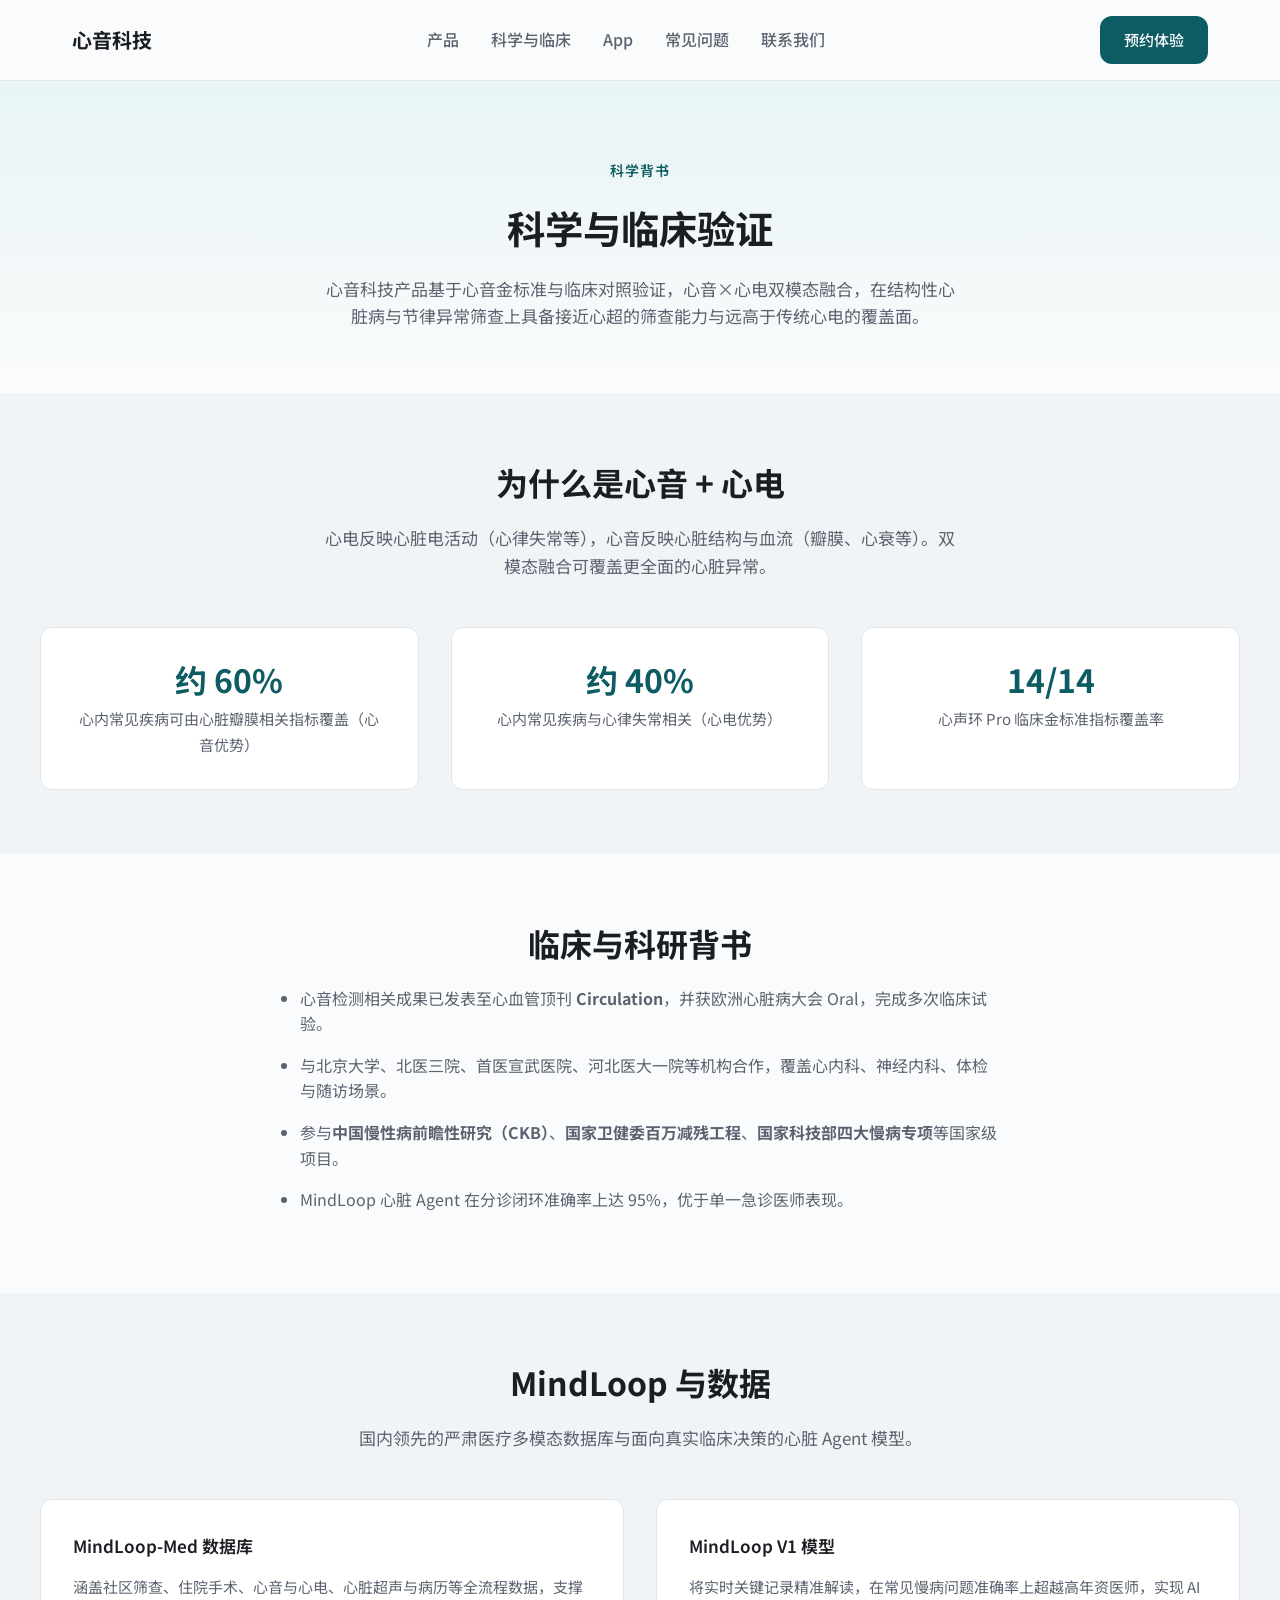
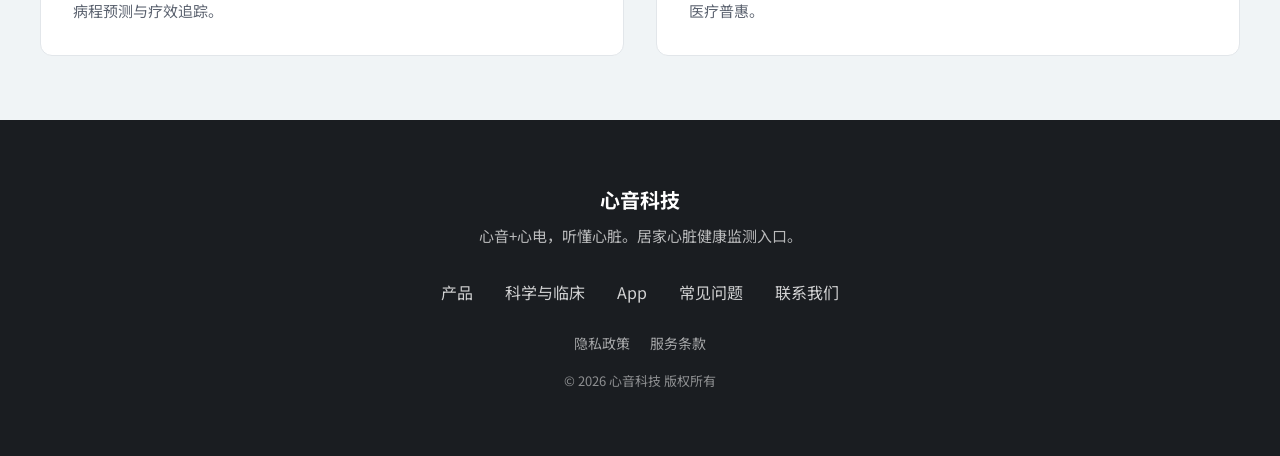
<file: science.html>
<!DOCTYPE html>
<html lang="zh-CN">
<head>
  <meta charset="UTF-8">
  <meta name="viewport" content="width=device-width, initial-scale=1.0">
  <title>科学与临床 | 心音科技 - 心音心电与临床验证</title>
  <meta name="description" content="心音科技基于心音金标准与临床对照验证，心音×心电双模态融合，覆盖结构性心脏病与节律异常，成果发表于 Circulation 等顶刊，参与多项国家慢病与卒中防控项目。">
  <meta name="keywords" content="心音,心电,临床验证,心脏筛查,结构性心脏病,心律失常,MindLoop">
  <link rel="canonical" href="https://mindheart.health/science.html">

  <meta property="og:type" content="website">
  <meta property="og:title" content="科学与临床 | 心音科技">
  <meta property="og:description" content="心音×心电双模态、临床金标准验证，从筛查到分诊闭环。">
  <meta property="og:url" content="https://mindheart.health/science.html">

  <link rel="preconnect" href="https://fonts.googleapis.com">
  <link rel="preconnect" href="https://fonts.gstatic.com" crossorigin>
  <link href="https://fonts.googleapis.com/css2?family=Noto+Sans+SC:wght@300;400;500;600;700&display=swap" rel="stylesheet">
  <link rel="stylesheet" href="styles.css">
</head>
<body oncontextmenu="return false" onselectstart="return false" ondragstart="return false">
  <header class="site-header">
    <div class="header-inner">
      <a href="index.html" class="logo" aria-label="心音科技 首页">心音科技</a>
      <nav class="nav" aria-label="主导航">
        <a href="product.html">产品</a>
        <a href="science.html">科学与临床</a>
        <a href="index.html#app">App</a>
        <a href="index.html#faq">常见问题</a>
        <a href="contact.html">联系我们</a>
      </nav>
      <a href="contact.html" class="btn btn-primary">预约体验</a>
      <button type="button" class="menu-toggle" aria-label="打开菜单" aria-expanded="false"></button>
    </div>
  </header>

  <main>
    <section class="page-hero">
      <div class="container">
        <p class="hero-label">科学背书</p>
        <h1 class="page-title">科学与临床验证</h1>
        <p class="page-lead">心音科技产品基于心音金标准与临床对照验证，心音×心电双模态融合，在结构性心脏病与节律异常筛查上具备接近心超的筛查能力与远高于传统心电的覆盖面。</p>
      </div>
    </section>

    <section class="section section-alt">
      <div class="container">
        <h2 class="section-title">为什么是心音 + 心电</h2>
        <p class="section-subtitle">心电反映心脏电活动（心律失常等），心音反映心脏结构与血流（瓣膜、心衰等）。双模态融合可覆盖更全面的心脏异常。</p>
        <div class="science-stats">
          <div class="science-stat">
            <span class="stat-value">约 60%</span>
            <span class="stat-label">心内常见疾病可由心脏瓣膜相关指标覆盖（心音优势）</span>
          </div>
          <div class="science-stat">
            <span class="stat-value">约 40%</span>
            <span class="stat-label">心内常见疾病与心律失常相关（心电优势）</span>
          </div>
          <div class="science-stat">
            <span class="stat-value">14/14</span>
            <span class="stat-label">心声环 Pro 临床金标准指标覆盖率</span>
          </div>
        </div>
      </div>
    </section>

    <section class="section">
      <div class="container">
        <h2 class="section-title">临床与科研背书</h2>
        <ul class="science-list">
          <li>心音检测相关成果已发表至心血管顶刊 <strong>Circulation</strong>，并获欧洲心脏病大会 Oral，完成多次临床试验。</li>
          <li>与北京大学、北医三院、首医宣武医院、河北医大一院等机构合作，覆盖心内科、神经内科、体检与随访场景。</li>
          <li>参与<strong>中国慢性病前瞻性研究（CKB）</strong>、<strong>国家卫健委百万减残工程</strong>、<strong>国家科技部四大慢病专项</strong>等国家级项目。</li>
          <li>MindLoop 心脏 Agent 在分诊闭环准确率上达 95%，优于单一急诊医师表现。</li>
        </ul>
      </div>
    </section>

    <section class="section section-alt">
      <div class="container">
        <h2 class="section-title">MindLoop 与数据</h2>
        <p class="section-subtitle">国内领先的严肃医疗多模态数据库与面向真实临床决策的心脏 Agent 模型。</p>
        <div class="science-cards">
          <div class="science-card">
            <h3>MindLoop-Med 数据库</h3>
            <p>涵盖社区筛查、住院手术、心音与心电、心脏超声与病历等全流程数据，支撑病程预测与疗效追踪。</p>
          </div>
          <div class="science-card">
            <h3>MindLoop V1 模型</h3>
            <p>将实时关键记录精准解读，在常见慢病问题准确率上超越高年资医师，实现 AI 医疗普惠。</p>
          </div>
        </div>
      </div>
    </section>
  </main>

  <footer class="site-footer">
    <div class="footer-inner">
      <div class="footer-brand">
        <a href="index.html" class="logo">心音科技</a>
        <p>心音+心电，听懂心脏。居家心脏健康监测入口。</p>
      </div>
      <div class="footer-links">
        <a href="product.html">产品</a>
        <a href="science.html">科学与临床</a>
        <a href="index.html#app">App</a>
        <a href="index.html#faq">常见问题</a>
        <a href="contact.html">联系我们</a>
      </div>
      <div class="footer-legal">
        <a href="privacy.html">隐私政策</a>
        <a href="terms.html">服务条款</a>
      </div>
      <p class="footer-copy">© <span id="year"></span> 心音科技 版权所有</p>
    </div>
  </footer>

  <script src="main.js"></script>
</body>
</html>
</file>
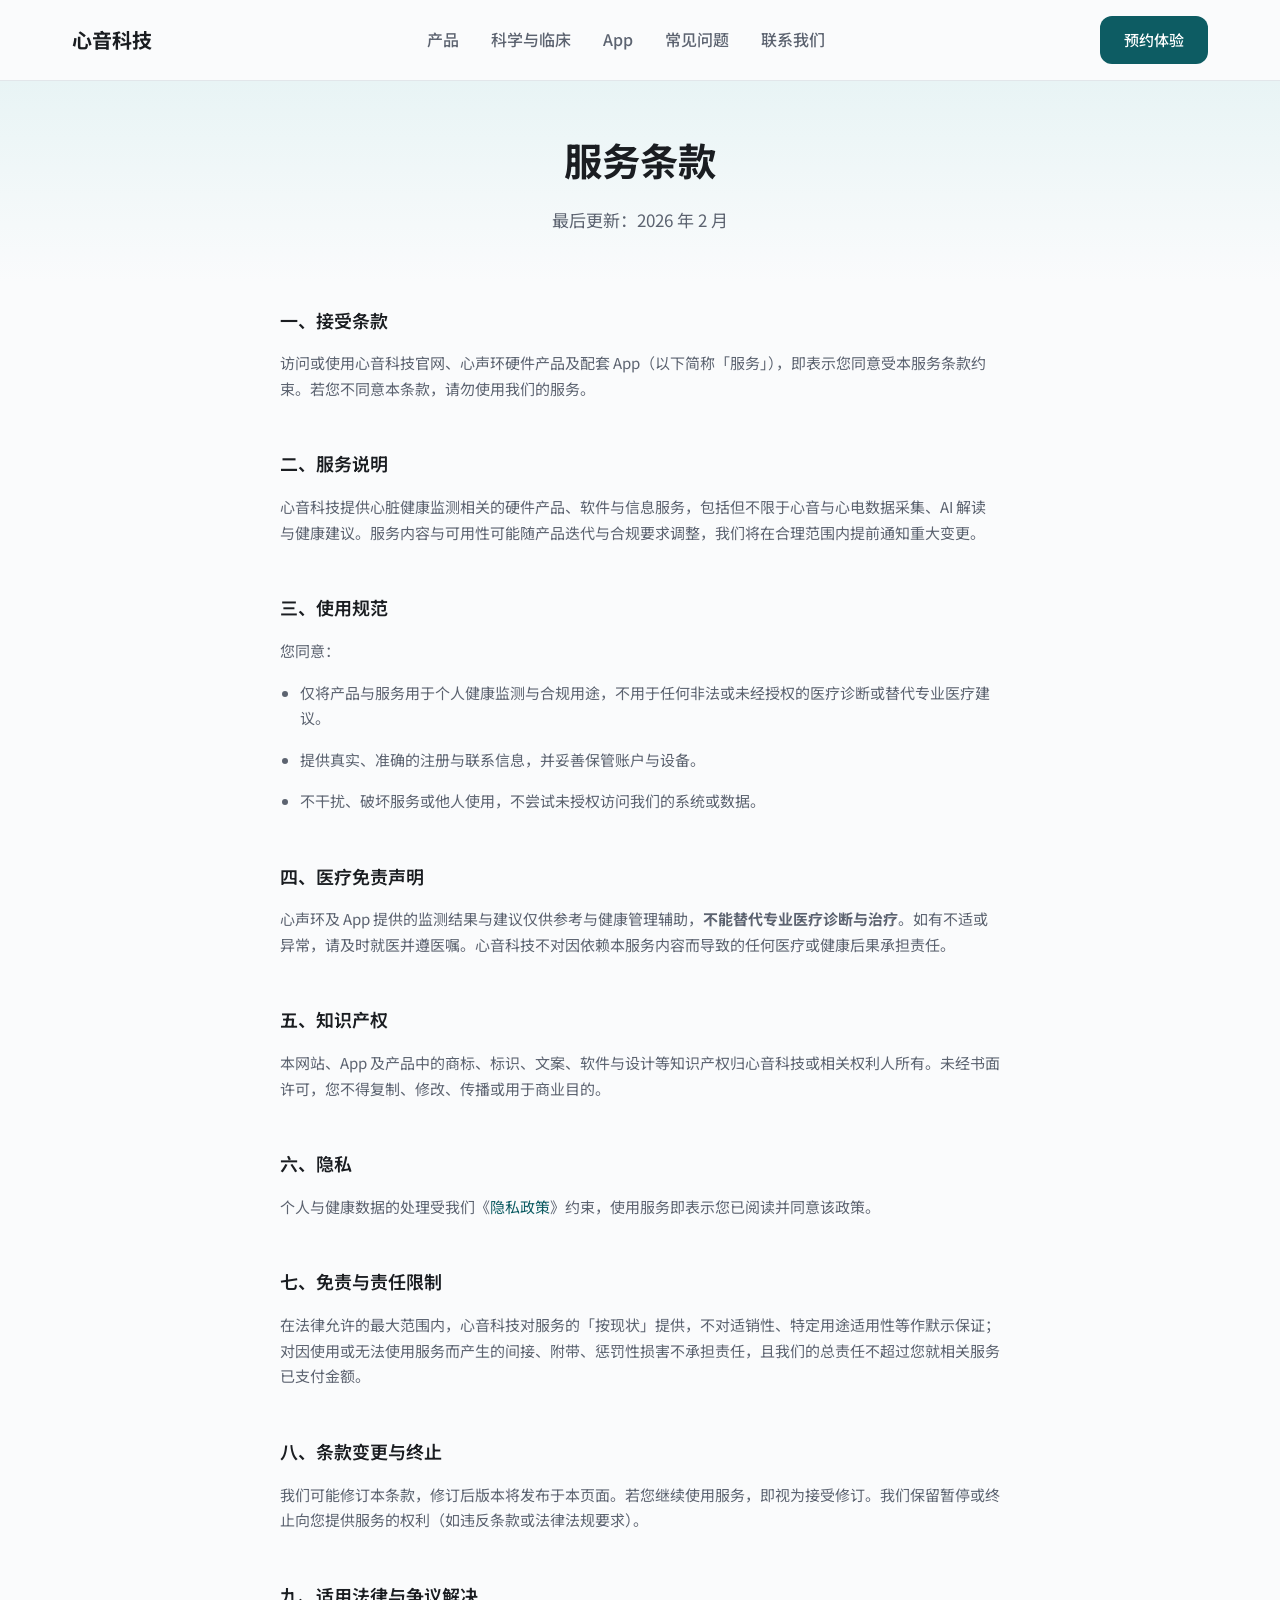
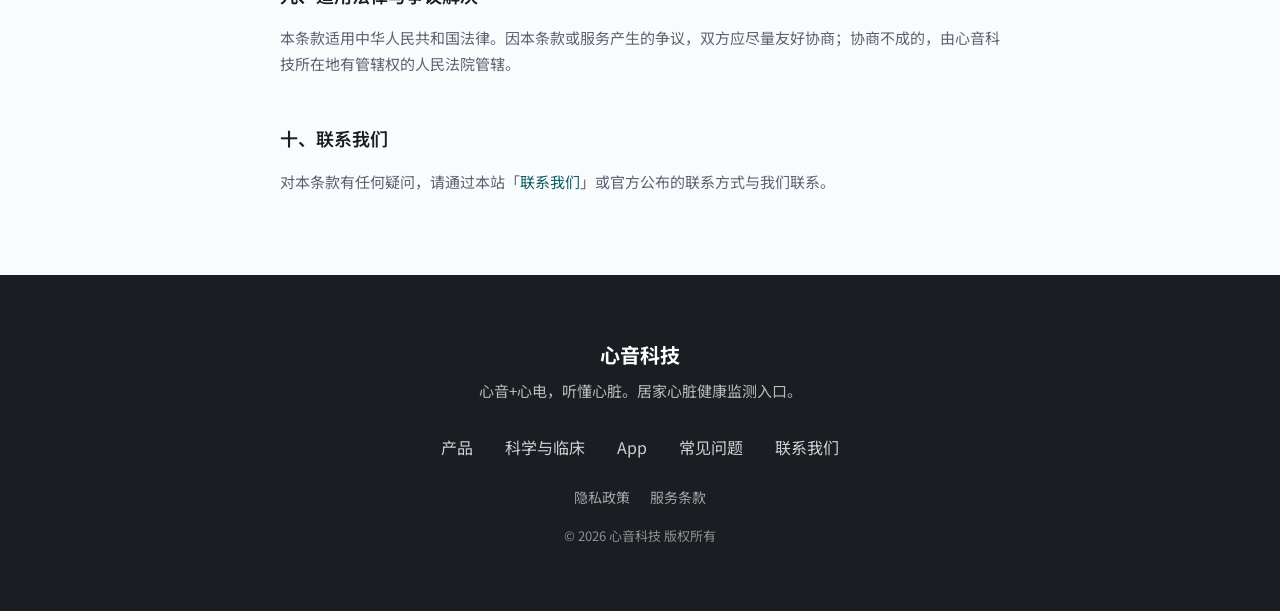
<file: terms.html>
<!DOCTYPE html>
<html lang="zh-CN">
<head>
  <meta charset="UTF-8">
  <meta name="viewport" content="width=device-width, initial-scale=1.0">
  <title>服务条款 | 心音科技</title>
  <meta name="description" content="心音科技服务条款：使用心声环产品、App 及官网服务须遵守的条款与条件。">
  <link rel="canonical" href="https://mindheart.health/terms.html">

  <meta property="og:type" content="website">
  <meta property="og:title" content="服务条款 | 心音科技">
  <meta property="og:url" content="https://mindheart.health/terms.html">

  <link rel="preconnect" href="https://fonts.googleapis.com">
  <link rel="preconnect" href="https://fonts.gstatic.com" crossorigin>
  <link href="https://fonts.googleapis.com/css2?family=Noto+Sans+SC:wght@300;400;500;600;700&display=swap" rel="stylesheet">
  <link rel="stylesheet" href="styles.css">
</head>
<body oncontextmenu="return false" onselectstart="return false" ondragstart="return false">
  <header class="site-header">
    <div class="header-inner">
      <a href="index.html" class="logo" aria-label="心音科技 首页">心音科技</a>
      <nav class="nav" aria-label="主导航">
        <a href="product.html">产品</a>
        <a href="science.html">科学与临床</a>
        <a href="index.html#app">App</a>
        <a href="index.html#faq">常见问题</a>
        <a href="contact.html">联系我们</a>
      </nav>
      <a href="contact.html" class="btn btn-primary">预约体验</a>
      <button type="button" class="menu-toggle" aria-label="打开菜单" aria-expanded="false"></button>
    </div>
  </header>

  <main>
    <section class="page-hero page-hero-small">
      <div class="container">
        <h1 class="page-title">服务条款</h1>
        <p class="page-lead">最后更新：2026 年 2 月</p>
      </div>
    </section>

    <section class="section legal-content">
      <div class="container container-narrow">
        <h2>一、接受条款</h2>
        <p>访问或使用心音科技官网、心声环硬件产品及配套 App（以下简称「服务」），即表示您同意受本服务条款约束。若您不同意本条款，请勿使用我们的服务。</p>

        <h2>二、服务说明</h2>
        <p>心音科技提供心脏健康监测相关的硬件产品、软件与信息服务，包括但不限于心音与心电数据采集、AI 解读与健康建议。服务内容与可用性可能随产品迭代与合规要求调整，我们将在合理范围内提前通知重大变更。</p>

        <h2>三、使用规范</h2>
        <p>您同意：</p>
        <ul>
          <li>仅将产品与服务用于个人健康监测与合规用途，不用于任何非法或未经授权的医疗诊断或替代专业医疗建议。</li>
          <li>提供真实、准确的注册与联系信息，并妥善保管账户与设备。</li>
          <li>不干扰、破坏服务或他人使用，不尝试未授权访问我们的系统或数据。</li>
        </ul>

        <h2>四、医疗免责声明</h2>
        <p>心声环及 App 提供的监测结果与建议仅供参考与健康管理辅助，<strong>不能替代专业医疗诊断与治疗</strong>。如有不适或异常，请及时就医并遵医嘱。心音科技不对因依赖本服务内容而导致的任何医疗或健康后果承担责任。</p>

        <h2>五、知识产权</h2>
        <p>本网站、App 及产品中的商标、标识、文案、软件与设计等知识产权归心音科技或相关权利人所有。未经书面许可，您不得复制、修改、传播或用于商业目的。</p>

        <h2>六、隐私</h2>
        <p>个人与健康数据的处理受我们《<a href="privacy.html">隐私政策</a>》约束，使用服务即表示您已阅读并同意该政策。</p>

        <h2>七、免责与责任限制</h2>
        <p>在法律允许的最大范围内，心音科技对服务的「按现状」提供，不对适销性、特定用途适用性等作默示保证；对因使用或无法使用服务而产生的间接、附带、惩罚性损害不承担责任，且我们的总责任不超过您就相关服务已支付金额。</p>

        <h2>八、条款变更与终止</h2>
        <p>我们可能修订本条款，修订后版本将发布于本页面。若您继续使用服务，即视为接受修订。我们保留暂停或终止向您提供服务的权利（如违反条款或法律法规要求）。</p>

        <h2>九、适用法律与争议解决</h2>
        <p>本条款适用中华人民共和国法律。因本条款或服务产生的争议，双方应尽量友好协商；协商不成的，由心音科技所在地有管辖权的人民法院管辖。</p>

        <h2>十、联系我们</h2>
        <p>对本条款有任何疑问，请通过本站「<a href="contact.html">联系我们</a>」或官方公布的联系方式与我们联系。</p>
      </div>
    </section>
  </main>

  <footer class="site-footer">
    <div class="footer-inner">
      <div class="footer-brand">
        <a href="index.html" class="logo">心音科技</a>
        <p>心音+心电，听懂心脏。居家心脏健康监测入口。</p>
      </div>
      <div class="footer-links">
        <a href="product.html">产品</a>
        <a href="science.html">科学与临床</a>
        <a href="index.html#app">App</a>
        <a href="index.html#faq">常见问题</a>
        <a href="contact.html">联系我们</a>
      </div>
      <div class="footer-legal">
        <a href="privacy.html">隐私政策</a>
        <a href="terms.html">服务条款</a>
      </div>
      <p class="footer-copy">© <span id="year"></span> 心音科技 版权所有</p>
    </div>
  </footer>

  <script src="main.js"></script>
</body>
</html>
</file>
<file: styles.css>
/* 心音科技官网 - Alveos 风格 */
:root {
  --color-bg: #fafbfc;
  --color-bg-alt: #f0f4f6;
  --color-text: #1a1d21;
  --color-text-muted: #5c6370;
  --color-accent: #0d5c63;
  --color-accent-light: #e8f4f5;
  --color-primary: #0d5c63;
  --color-primary-hover: #09464c;
  --color-border: #e2e6ea;
  --font-sans: "Noto Sans SC", -apple-system, BlinkMacSystemFont, "Segoe UI", sans-serif;
  --space-xs: 0.25rem;
  --space-sm: 0.5rem;
  --space-md: 1rem;
  --space-lg: 1.5rem;
  --space-xl: 2rem;
  --space-2xl: 3rem;
  --space-3xl: 4rem;
  --radius: 12px;
  --radius-lg: 20px;
  --shadow: 0 4px 20px rgba(13, 92, 99, 0.08);
  --shadow-hover: 0 8px 32px rgba(13, 92, 99, 0.12);
  --transition: 0.2s ease;
}

*,
*::before,
*::after {
  box-sizing: border-box;
}

/* ========== 图片与内容保护 ========== */
/* 禁止图片拖拽、选择、保存 */
img {
  -webkit-user-drag: none;
  -khtml-user-drag: none;
  -moz-user-drag: none;
  -o-user-drag: none;
  user-drag: none;
  -webkit-user-select: none;
  -moz-user-select: none;
  -ms-user-select: none;
  user-select: none;
  pointer-events: none;
}

/* 图片容器增加透明保护层，阻止直接交互 */
.hero-visual,
.product-hero-image,
.gallery-main,
.wearing-mode-img,
.color-showcase-img,
.craftsmanship-img,
.accessories-showcase,
.app-phone,
.app-phone-card,
.showcase-visual,
.gallery-thumb {
  position: relative;
}
.hero-visual::after,
.product-hero-image::after,
.gallery-main::after,
.wearing-mode-img::after,
.color-showcase-img::after,
.craftsmanship-img::after,
.accessories-showcase::after,
.app-phone::after,
.app-phone-card img + h3::before,
.showcase-visual::after {
  content: "";
  position: absolute;
  top: 0;
  left: 0;
  right: 0;
  bottom: 0;
  z-index: 10;
  background: transparent;
}

/* gallery-thumb 需要可点击，保护层仅覆盖图片 */
.gallery-thumb {
  pointer-events: auto;
}
.gallery-thumb img {
  pointer-events: none;
}

/* 全局禁止文字选择（可选：仅对图片区域） */
body {
  -webkit-touch-callout: none;
}

/* 截屏保护 - CSS 层面的视觉隐藏尝试 */
@media print {
  body {
    display: none !important;
  }
}
/* DRM-style: 当页面不在前台时模糊内容 */
.content-protected-blur {
  filter: blur(20px);
  transition: filter 0.3s ease;
}
.content-protected-blur.is-active {
  filter: none;
}

html {
  scroll-behavior: smooth;
}

body {
  margin: 0;
  font-family: var(--font-sans);
  font-size: 16px;
  line-height: 1.6;
  color: var(--color-text);
  background: var(--color-bg);
  -webkit-font-smoothing: antialiased;
}

.visually-hidden {
  position: absolute;
  width: 1px;
  height: 1px;
  padding: 0;
  margin: -1px;
  overflow: hidden;
  clip: rect(0, 0, 0, 0);
  white-space: nowrap;
  border: 0;
}

a {
  color: var(--color-primary);
  text-decoration: none;
  transition: color var(--transition);
}
a:hover {
  color: var(--color-primary-hover);
}

/* Buttons */
.btn {
  display: inline-flex;
  align-items: center;
  justify-content: center;
  padding: 0.75rem 1.5rem;
  font-family: inherit;
  font-size: 0.9375rem;
  font-weight: 500;
  border-radius: var(--radius);
  border: none;
  cursor: pointer;
  transition: background var(--transition), box-shadow var(--transition);
}
.btn-primary {
  background: var(--color-primary);
  color: #fff;
}
.btn-primary:hover {
  background: var(--color-primary-hover);
  box-shadow: var(--shadow);
}
.btn-secondary {
  background: transparent;
  color: var(--color-primary);
  border: 2px solid var(--color-primary);
}
.btn-secondary:hover {
  background: var(--color-accent-light);
}
.btn-lg {
  padding: 1rem 2rem;
  font-size: 1rem;
}

/* Header */
.site-header {
  position: sticky;
  top: 0;
  z-index: 100;
  background: rgba(250, 251, 252, 0.95);
  backdrop-filter: blur(8px);
  border-bottom: 1px solid var(--color-border);
}
.header-inner {
  max-width: 1200px;
  margin: 0 auto;
  padding: var(--space-md) var(--space-xl);
  display: flex;
  align-items: center;
  justify-content: space-between;
  gap: var(--space-lg);
}
.logo {
  font-weight: 700;
  font-size: 1.25rem;
  color: var(--color-text);
}
.logo:hover {
  color: var(--color-primary);
}
.nav {
  display: flex;
  gap: var(--space-xl);
}
.nav a {
  color: var(--color-text-muted);
  font-weight: 500;
}
.nav a:hover {
  color: var(--color-primary);
}
.menu-toggle {
  display: none;
  width: 40px;
  height: 40px;
  background: transparent;
  border: none;
  cursor: pointer;
  padding: 0;
  position: relative;
}
.menu-toggle::before,
.menu-toggle::after {
  content: "";
  position: absolute;
  left: 10px;
  right: 10px;
  height: 2px;
  background: var(--color-text);
  transition: transform var(--transition);
}
.menu-toggle::before { top: 12px; }
.menu-toggle::after { bottom: 12px; }
.menu-toggle[aria-expanded="true"]::before {
  transform: translateY(5px) rotate(45deg);
}
.menu-toggle[aria-expanded="true"]::after {
  transform: translateY(-5px) rotate(-45deg);
}

@media (max-width: 768px) {
  .nav {
    display: none;
  }
  .header-inner .btn-primary {
    display: none;
  }
  .menu-toggle {
    display: block;
  }
  .nav.is-open {
    display: flex;
    position: absolute;
    top: 100%;
    left: 0;
    right: 0;
    flex-direction: column;
    background: var(--color-bg);
    padding: var(--space-lg);
    border-bottom: 1px solid var(--color-border);
  }
}

/* Hero */
.hero {
  display: grid;
  grid-template-columns: 1fr 1fr;
  gap: var(--space-3xl);
  align-items: center;
  max-width: 1200px;
  margin: 0 auto;
  padding: var(--space-3xl) var(--space-xl);
  min-height: 85vh;
}
.hero-label {
  font-size: 0.875rem;
  font-weight: 600;
  text-transform: uppercase;
  letter-spacing: 0.08em;
  color: var(--color-primary);
  margin-bottom: var(--space-md);
}
.hero-title {
  font-size: clamp(2rem, 4vw, 3rem);
  font-weight: 700;
  line-height: 1.2;
  margin: 0 0 var(--space-lg);
  color: var(--color-text);
}
.hero-subtitle {
  font-size: 1.125rem;
  color: var(--color-text-muted);
  max-width: 480px;
  margin: 0 0 var(--space-xl);
}
.hero-cta {
  display: flex;
  flex-wrap: wrap;
  gap: var(--space-md);
}
.hero-visual {
  display: flex;
  justify-content: center;
  align-items: center;
}
.hero-placeholder {
  width: 100%;
  max-width: 420px;
  aspect-ratio: 1;
  background: linear-gradient(145deg, var(--color-accent-light), #fff);
  border-radius: var(--radius-lg);
  display: flex;
  align-items: center;
  justify-content: center;
  color: var(--color-text-muted);
  font-size: 0.9375rem;
  box-shadow: var(--shadow);
}
.hero-product-img {
  width: 100%;
  max-width: 480px;
  height: auto;
  border-radius: var(--radius-lg);
  filter: drop-shadow(0 20px 40px rgba(13, 92, 99, 0.15));
  animation: heroFloat 4s ease-in-out infinite;
}
@keyframes heroFloat {
  0%, 100% { transform: translateY(0); }
  50% { transform: translateY(-12px); }
}

@media (max-width: 900px) {
  .hero {
    grid-template-columns: 1fr;
    text-align: center;
    min-height: auto;
    padding: var(--space-2xl) var(--space-lg);
  }
  .hero-subtitle {
    margin-left: auto;
    margin-right: auto;
  }
  .hero-cta {
    justify-content: center;
  }
}

/* Features */
.features {
  padding: var(--space-3xl) var(--space-xl);
  background: #fff;
}
.features-compact .features-grid {
  display: grid;
  grid-template-columns: repeat(4, 1fr);
  gap: var(--space-xl);
  max-width: 1200px;
  margin: 0 auto;
}
.feature-card {
  padding: var(--space-xl);
  border-radius: var(--radius);
  background: var(--color-bg);
  border: 1px solid var(--color-border);
  transition: box-shadow var(--transition), border-color var(--transition);
}
.feature-card:hover {
  box-shadow: var(--shadow);
  border-color: var(--color-accent-light);
}
.feature-icon {
  font-size: 1.75rem;
  display: block;
  margin-bottom: var(--space-md);
}
.feature-card h3 {
  font-size: 1.125rem;
  font-weight: 600;
  margin: 0 0 var(--space-sm);
  color: var(--color-text);
}
.feature-card p {
  font-size: 0.9375rem;
  color: var(--color-text-muted);
  margin: 0;
}

@media (max-width: 900px) {
  .features-compact .features-grid {
    grid-template-columns: repeat(2, 1fr);
  }
}
@media (max-width: 500px) {
  .features-compact .features-grid {
    grid-template-columns: 1fr;
  }
}

/* Section generic */
.section {
  padding: var(--space-3xl) var(--space-xl);
}
.section-alt {
  background: var(--color-bg-alt);
}
.container {
  max-width: 1200px;
  margin: 0 auto;
}
.section-title {
  font-size: clamp(1.5rem, 2.5vw, 2rem);
  font-weight: 700;
  text-align: center;
  margin: 0 0 var(--space-md);
  color: var(--color-text);
}
.section-subtitle {
  font-size: 1.0625rem;
  color: var(--color-text-muted);
  text-align: center;
  max-width: 640px;
  margin: 0 auto var(--space-2xl);
  line-height: 1.6;
}

/* Product showcase */
.product-showcase {
  background: #fff;
}
.showcase-split {
  display: grid;
  grid-template-columns: 1fr 1fr;
  gap: var(--space-3xl);
  align-items: center;
}
.showcase-content h2 {
  font-size: clamp(1.5rem, 2vw, 2rem);
  font-weight: 700;
  margin: 0 0 var(--space-lg);
}
.lead {
  font-size: 1.125rem;
  color: var(--color-text-muted);
  margin: 0 0 var(--space-xl);
}
.showcase-list {
  margin: 0;
  padding-left: 1.25rem;
  color: var(--color-text-muted);
}
.showcase-list li {
  margin-bottom: var(--space-sm);
}
.showcase-placeholder {
  aspect-ratio: 4/3;
  background: var(--color-bg-alt);
  border-radius: var(--radius-lg);
  display: flex;
  align-items: center;
  justify-content: center;
  color: var(--color-text-muted);
  font-size: 0.9375rem;
}
.showcase-product-img {
  width: 100%;
  border-radius: var(--radius-lg);
  box-shadow: var(--shadow);
  transition: transform var(--transition);
}
.showcase-product-img:hover {
  transform: scale(1.02);
}

@media (max-width: 900px) {
  .showcase-split {
    grid-template-columns: 1fr;
  }
  .showcase-visual {
    order: -1;
  }
}

/* Stats */
.stats-row {
  display: flex;
  justify-content: center;
  gap: var(--space-3xl);
  flex-wrap: wrap;
}
.stat {
  text-align: center;
}
.stat-value {
  display: block;
  font-size: 2.5rem;
  font-weight: 700;
  color: var(--color-primary);
  line-height: 1.2;
}
.stat-label {
  font-size: 0.9375rem;
  color: var(--color-text-muted);
}

/* App section */
.app-features {
  display: grid;
  grid-template-columns: repeat(3, 1fr);
  gap: var(--space-xl);
  margin-top: var(--space-xl);
}
.app-feature h3 {
  font-size: 1.0625rem;
  font-weight: 600;
  margin: 0 0 var(--space-sm);
}
.app-feature p {
  font-size: 0.9375rem;
  color: var(--color-text-muted);
  margin: 0;
}

@media (max-width: 768px) {
  .app-features {
    grid-template-columns: 1fr;
  }
}

/* App 截图手机展示 - 首页 */
.app-screenshots {
  display: flex;
  justify-content: center;
  align-items: flex-end;
  gap: var(--space-xl);
  margin: var(--space-2xl) auto var(--space-xl);
  max-width: 720px;
}
.app-phone {
  width: 200px;
  flex-shrink: 0;
  border-radius: 24px;
  overflow: hidden;
  box-shadow: 0 12px 40px rgba(0, 0, 0, 0.15);
  background: #1c1c1e;
  transition: transform 0.4s ease;
}
.app-phone:hover {
  transform: translateY(-8px);
}
.app-phone-featured {
  width: 230px;
  box-shadow: 0 20px 60px rgba(13, 92, 99, 0.25);
}
.app-phone img {
  width: 100%;
  height: auto;
  display: block;
}

@media (max-width: 768px) {
  .app-screenshots {
    gap: var(--space-md);
  }
  .app-phone {
    width: 140px;
    border-radius: 16px;
  }
  .app-phone-featured {
    width: 160px;
  }
}
@media (max-width: 500px) {
  .app-screenshots {
    flex-wrap: nowrap;
    overflow-x: auto;
    justify-content: flex-start;
    padding: 0 var(--space-md);
    -webkit-overflow-scrolling: touch;
    scroll-snap-type: x mandatory;
  }
  .app-phone {
    scroll-snap-align: center;
    width: 180px;
  }
  .app-phone-featured {
    width: 200px;
  }
}

/* App 截图展示 - 产品页 5 列 */
.app-screenshots-row {
  display: grid;
  grid-template-columns: repeat(5, 1fr);
  gap: var(--space-lg);
  margin-top: var(--space-2xl);
}
.app-phone-card {
  text-align: center;
  transition: transform var(--transition);
}
.app-phone-card:hover {
  transform: translateY(-6px);
}
.app-phone-card img {
  width: 100%;
  border-radius: 20px;
  box-shadow: 0 8px 32px rgba(0, 0, 0, 0.12);
  margin-bottom: var(--space-md);
  background: #1c1c1e;
}
.app-phone-card h3 {
  font-size: 0.9375rem;
  font-weight: 600;
  margin: 0 0 var(--space-xs);
  color: var(--color-text);
}
.app-phone-card p {
  font-size: 0.8125rem;
  color: var(--color-text-muted);
  margin: 0;
  line-height: 1.5;
}

@media (max-width: 900px) {
  .app-screenshots-row {
    grid-template-columns: repeat(3, 1fr);
  }
}
@media (max-width: 600px) {
  .app-screenshots-row {
    grid-template-columns: repeat(2, 1fr);
    gap: var(--space-md);
  }
  .app-phone-card img {
    border-radius: 14px;
  }
}

/* Privacy */
.privacy-points {
  display: grid;
  grid-template-columns: repeat(3, 1fr);
  gap: var(--space-xl);
  margin-top: var(--space-xl);
}
.privacy-point {
  padding: var(--space-xl);
  background: #fff;
  border-radius: var(--radius);
  border: 1px solid var(--color-border);
}
.privacy-point h3 {
  font-size: 1rem;
  font-weight: 600;
  margin: 0 0 var(--space-sm);
}
.privacy-point p {
  font-size: 0.9375rem;
  color: var(--color-text-muted);
  margin: 0;
}

@media (max-width: 768px) {
  .privacy-points {
    grid-template-columns: 1fr;
  }
}

/* Pricing */
.pricing-section {
  background: #fff;
}
.pricing-cards {
  display: grid;
  grid-template-columns: repeat(2, 1fr);
  gap: var(--space-xl);
  max-width: 720px;
  margin: 0 auto;
}
.pricing-card {
  position: relative;
  padding: var(--space-2xl);
  border-radius: var(--radius-lg);
  border: 2px solid var(--color-border);
  background: var(--color-bg);
  transition: border-color var(--transition), box-shadow var(--transition);
}
.pricing-card.featured {
  border-color: var(--color-primary);
  box-shadow: var(--shadow);
}
.pricing-card .badge {
  position: absolute;
  top: -1px;
  right: var(--space-lg);
  background: var(--color-primary);
  color: #fff;
  font-size: 0.75rem;
  font-weight: 600;
  padding: var(--space-xs) var(--space-md);
  border-radius: 0 0 var(--radius) var(--radius);
}
.pricing-card h3 {
  font-size: 1.25rem;
  font-weight: 700;
  margin: 0 0 var(--space-sm);
}
.price {
  font-size: 2rem;
  font-weight: 700;
  color: var(--color-primary);
  margin: 0 0 var(--space-sm);
}
.price .unit {
  font-size: 1rem;
  font-weight: 500;
  color: var(--color-text-muted);
}
.price-desc {
  font-size: 0.9375rem;
  color: var(--color-text-muted);
  margin: 0 0 var(--space-lg);
}
.pricing-features {
  list-style: none;
  padding: 0;
  margin: 0 0 var(--space-xl);
}
.pricing-features li {
  padding: var(--space-xs) 0;
  font-size: 0.9375rem;
  color: var(--color-text);
}
.pricing-features li::before {
  content: "✓ ";
  color: var(--color-primary);
  font-weight: 600;
}
.pricing-card .btn {
  width: 100%;
}

@media (max-width: 600px) {
  .pricing-cards {
    grid-template-columns: 1fr;
  }
}

/* Testimonials */
.testimonials-grid {
  display: grid;
  grid-template-columns: repeat(3, 1fr);
  gap: var(--space-xl);
  margin-top: var(--space-xl);
}
.testimonial {
  margin: 0;
  padding: var(--space-xl);
  background: #fff;
  border-radius: var(--radius);
  border: 1px solid var(--color-border);
}
.testimonial p {
  font-size: 0.9375rem;
  color: var(--color-text);
  margin: 0 0 var(--space-md);
  font-style: italic;
}
.testimonial cite {
  font-size: 0.8125rem;
  color: var(--color-text-muted);
  font-style: normal;
}

@media (max-width: 768px) {
  .testimonials-grid {
    grid-template-columns: 1fr;
  }
}

/* FAQ */
.faq-list {
  max-width: 640px;
  margin: 0 auto;
}
.faq-item {
  border-bottom: 1px solid var(--color-border);
}
.faq-q {
  width: 100%;
  display: flex;
  align-items: center;
  justify-content: space-between;
  padding: var(--space-lg) 0;
  font-family: inherit;
  font-size: 1rem;
  font-weight: 500;
  text-align: left;
  background: none;
  border: none;
  cursor: pointer;
  color: var(--color-text);
  transition: color var(--transition);
}
.faq-q:hover {
  color: var(--color-primary);
}
.faq-q::after {
  content: "+";
  font-size: 1.25rem;
  color: var(--color-text-muted);
  flex-shrink: 0;
  margin-left: var(--space-md);
}
.faq-q[aria-expanded="true"]::after {
  content: "−";
}
.faq-a {
  padding: 0 0 var(--space-lg);
}
.faq-a p {
  margin: 0;
  font-size: 0.9375rem;
  color: var(--color-text-muted);
  line-height: 1.6;
}

/* Trust */
.trust-logos {
  display: flex;
  flex-wrap: wrap;
  justify-content: center;
  gap: var(--space-lg);
  margin-top: var(--space-xl);
}
.trust-item {
  padding: var(--space-md) var(--space-xl);
  background: #fff;
  border-radius: var(--radius);
  border: 1px solid var(--color-border);
  font-size: 0.9375rem;
  font-weight: 500;
  color: var(--color-text-muted);
}

/* Contact form */
.contact-form {
  max-width: 480px;
  margin: 0 auto;
}
.form-row {
  display: grid;
  grid-template-columns: 1fr 1fr;
  gap: var(--space-md);
  margin-bottom: var(--space-md);
}
.contact-form input,
.contact-form textarea {
  width: 100%;
  padding: 0.875rem 1rem;
  font-family: inherit;
  font-size: 1rem;
  border: 1px solid var(--color-border);
  border-radius: var(--radius);
  background: #fff;
  transition: border-color var(--transition);
}
.contact-form input:focus,
.contact-form textarea:focus {
  outline: none;
  border-color: var(--color-primary);
}
.contact-form textarea {
  resize: vertical;
  min-height: 80px;
  margin-bottom: var(--space-md);
}
.contact-form .btn {
  width: 100%;
}

@media (max-width: 500px) {
  .form-row {
    grid-template-columns: 1fr;
  }
}

/* Footer */
.site-footer {
  background: var(--color-text);
  color: #fff;
  padding: var(--space-3xl) var(--space-xl);
}
.footer-inner {
  max-width: 1200px;
  margin: 0 auto;
  text-align: center;
}
.footer-brand .logo {
  color: #fff;
  font-size: 1.25rem;
}
.footer-brand p {
  font-size: 0.9375rem;
  color: rgba(255,255,255,0.7);
  margin: var(--space-sm) 0 var(--space-xl);
}
.footer-links {
  display: flex;
  justify-content: center;
  gap: var(--space-xl);
  margin-bottom: var(--space-lg);
}
.footer-links a {
  color: rgba(255,255,255,0.8);
}
.footer-links a:hover {
  color: #fff;
}
.footer-legal {
  margin-bottom: var(--space-md);
}
.footer-legal a {
  color: rgba(255,255,255,0.6);
  font-size: 0.875rem;
  margin: 0 var(--space-sm);
}
.footer-copy {
  font-size: 0.8125rem;
  color: rgba(255,255,255,0.5);
  margin: 0;
}

/* ========== 内页通用 ========== */
.page-hero {
  padding: var(--space-3xl) var(--space-xl);
  background: linear-gradient(180deg, var(--color-accent-light) 0%, var(--color-bg) 100%);
  text-align: center;
}
.page-hero-small {
  padding: var(--space-2xl) var(--space-xl);
}
.page-title {
  font-size: clamp(1.75rem, 3vw, 2.5rem);
  font-weight: 700;
  margin: 0 0 var(--space-md);
  color: var(--color-text);
}
.page-lead {
  font-size: 1.0625rem;
  color: var(--color-text-muted);
  max-width: 640px;
  margin: 0 auto;
  line-height: 1.6;
}
.container-narrow {
  max-width: 720px;
}

/* 产品详情页 */
.product-detail-grid {
  display: grid;
  grid-template-columns: 1fr 1fr;
  gap: var(--space-3xl);
  align-items: start;
}
.product-gallery .product-image-placeholder {
  aspect-ratio: 1;
  background: var(--color-bg-alt);
  border-radius: var(--radius-lg);
  display: flex;
  align-items: center;
  justify-content: center;
  color: var(--color-text-muted);
  font-size: 0.9375rem;
}
.product-info h2 {
  font-size: 1.25rem;
  font-weight: 600;
  margin: 0 0 var(--space-lg);
}
.product-features-list {
  margin: 0 0 var(--space-xl);
  padding-left: 1.25rem;
  color: var(--color-text-muted);
}
.product-features-list li {
  margin-bottom: var(--space-sm);
}
.product-cta {
  margin-top: var(--space-xl);
}

.product-variants {
  display: grid;
  grid-template-columns: repeat(2, 1fr);
  gap: var(--space-xl);
  margin-top: var(--space-xl);
}
.variant-card {
  position: relative;
  padding: var(--space-xl);
  background: #fff;
  border-radius: var(--radius);
  border: 1px solid var(--color-border);
}
.variant-card.featured {
  border-color: var(--color-primary);
  box-shadow: var(--shadow);
}
.variant-card .badge {
  position: absolute;
  top: var(--space-md);
  right: var(--space-md);
  background: var(--color-primary);
  color: #fff;
  font-size: 0.75rem;
  font-weight: 600;
  padding: var(--space-xs) var(--space-sm);
  border-radius: var(--radius);
}
.variant-card h3 {
  font-size: 1.125rem;
  font-weight: 700;
  margin: 0 0 var(--space-sm);
}
.variant-price {
  font-size: 1.5rem;
  font-weight: 700;
  color: var(--color-primary);
  margin: 0 0 var(--space-md);
}
.variant-card p {
  font-size: 0.9375rem;
  color: var(--color-text-muted);
  margin: 0 0 var(--space-md);
}
.variant-card ul {
  margin: 0 0 var(--space-lg);
  padding-left: 1.25rem;
  font-size: 0.9375rem;
}
.variant-card ul li { margin-bottom: var(--space-xs); }

.use-cases {
  display: grid;
  grid-template-columns: repeat(2, 1fr);
  gap: var(--space-md);
  margin-top: var(--space-xl);
}
.use-case {
  padding: var(--space-lg);
  background: #fff;
  border-radius: var(--radius);
  border: 1px solid var(--color-border);
  font-size: 0.9375rem;
  font-weight: 500;
  text-align: center;
}
@media (max-width: 600px) {
  .product-detail-grid,
  .product-variants {
    grid-template-columns: 1fr;
  }
  .use-cases {
    grid-template-columns: 1fr;
  }
}

/* 科学页 */
.science-stats {
  display: grid;
  grid-template-columns: repeat(3, 1fr);
  gap: var(--space-xl);
  margin-top: var(--space-xl);
}
.science-stat {
  padding: var(--space-xl);
  background: #fff;
  border-radius: var(--radius);
  text-align: center;
  border: 1px solid var(--color-border);
}
.science-stat .stat-value {
  display: block;
  font-size: 2rem;
  font-weight: 700;
  color: var(--color-primary);
  margin-bottom: var(--space-sm);
}
.science-stat .stat-label {
  font-size: 0.9375rem;
  color: var(--color-text-muted);
}
.science-list {
  max-width: 720px;
  margin: 0 auto;
  padding-left: 1.25rem;
}
.science-list li {
  margin-bottom: var(--space-md);
  color: var(--color-text-muted);
}
.science-cards {
  display: grid;
  grid-template-columns: repeat(2, 1fr);
  gap: var(--space-xl);
  margin-top: var(--space-xl);
}
.science-card {
  padding: var(--space-xl);
  background: #fff;
  border-radius: var(--radius);
  border: 1px solid var(--color-border);
}
.science-card h3 {
  font-size: 1.0625rem;
  font-weight: 600;
  margin: 0 0 var(--space-md);
}
.science-card p {
  font-size: 0.9375rem;
  color: var(--color-text-muted);
  margin: 0;
}
@media (max-width: 768px) {
  .science-stats,
  .science-cards {
    grid-template-columns: 1fr;
  }
}

/* 法律页 */
.legal-content {
  padding-top: var(--space-lg);
}
.legal-content h2 {
  font-size: 1.125rem;
  font-weight: 600;
  margin: var(--space-2xl) 0 var(--space-md);
  color: var(--color-text);
}
.legal-content h2:first-of-type {
  margin-top: 0;
}
.legal-content p,
.legal-content li {
  font-size: 0.9375rem;
  color: var(--color-text-muted);
  line-height: 1.7;
  margin-bottom: var(--space-md);
}
.legal-content ul {
  margin-bottom: var(--space-lg);
  padding-left: 1.25rem;
}

/* 联系页 */
.contact-layout {
  display: grid;
  grid-template-columns: 1fr 340px;
  gap: var(--space-2xl);
  align-items: start;
  max-width: 900px;
  margin: 0 auto;
}
.contact-form-wrap h2,
.contact-info h2 {
  font-size: 1.125rem;
  font-weight: 600;
  margin: 0 0 var(--space-lg);
}
.contact-info p,
.contact-meta,
.contact-note {
  font-size: 0.9375rem;
  color: var(--color-text-muted);
  margin-bottom: var(--space-md);
}
.contact-meta {
  list-style: none;
  padding-left: 0;
}
.contact-note {
  padding: var(--space-md);
  background: var(--color-accent-light);
  border-radius: var(--radius);
}
.contact-form .form-row {
  display: block;
  margin-bottom: var(--space-md);
}
.contact-form .form-row label {
  display: block;
  font-size: 0.9375rem;
  font-weight: 500;
  margin-bottom: var(--space-xs);
  color: var(--color-text);
}
.contact-form .form-row label .required {
  color: #c00;
}
.contact-form select {
  width: 100%;
  padding: 0.875rem 1rem;
  font-family: inherit;
  font-size: 1rem;
  border: 1px solid var(--color-border);
  border-radius: var(--radius);
  background: #fff;
}
@media (max-width: 768px) {
  .contact-layout {
    grid-template-columns: 1fr;
  }
}

/* ========== 产品页 - 新版样式 ========== */

/* 产品 Hero */
.product-hero {
  padding: var(--space-3xl) var(--space-xl) var(--space-xl);
  background: linear-gradient(180deg, #f5fafb 0%, #fff 100%);
}
.product-hero-grid {
  display: grid;
  grid-template-columns: 1fr 1fr;
  gap: var(--space-3xl);
  align-items: center;
  max-width: 1200px;
  margin: 0 auto;
}
.product-hero-title {
  font-size: clamp(2.5rem, 5vw, 3.5rem);
  font-weight: 700;
  margin: 0;
  color: var(--color-text);
  line-height: 1.1;
}
.product-hero-subtitle {
  font-size: 1.25rem;
  color: var(--color-primary);
  font-weight: 500;
  margin: var(--space-sm) 0 var(--space-lg);
  letter-spacing: 0.05em;
}
.product-hero-desc {
  font-size: 1.0625rem;
  color: var(--color-text-muted);
  line-height: 1.7;
  margin: 0 0 var(--space-xl);
  max-width: 440px;
}
.product-hero-cta {
  display: flex;
  align-items: center;
  gap: var(--space-xl);
}
.product-hero-price {
  font-size: 1.5rem;
  font-weight: 700;
  color: var(--color-primary);
}
.product-hero-image {
  display: flex;
  justify-content: center;
  align-items: center;
}
.product-hero-image img {
  width: 100%;
  max-width: 520px;
  height: auto;
  filter: drop-shadow(0 24px 48px rgba(13, 92, 99, 0.12));
  transition: transform 0.4s ease;
}
.product-hero-image img:hover {
  transform: scale(1.03);
}

@media (max-width: 900px) {
  .product-hero-grid {
    grid-template-columns: 1fr;
    text-align: center;
  }
  .product-hero-desc {
    max-width: 100%;
    margin-left: auto;
    margin-right: auto;
  }
  .product-hero-cta {
    justify-content: center;
  }
  .product-hero-image {
    order: -1;
  }
  .product-hero-image img {
    max-width: 360px;
  }
}

/* 产品图片画廊 */
.product-gallery-section {
  padding-top: 0;
  padding-bottom: var(--space-2xl);
  background: #fff;
}
.product-gallery-grid {
  max-width: 800px;
  margin: 0 auto;
}
.gallery-main {
  width: 100%;
  aspect-ratio: 16/10;
  background: var(--color-bg-alt);
  border-radius: var(--radius-lg);
  overflow: hidden;
  display: flex;
  align-items: center;
  justify-content: center;
  margin-bottom: var(--space-lg);
}
.gallery-main img {
  width: 100%;
  height: 100%;
  object-fit: contain;
  padding: var(--space-lg);
  transition: opacity 0.3s ease;
}
.gallery-thumbs {
  display: flex;
  gap: var(--space-sm);
  justify-content: center;
  flex-wrap: wrap;
}
.gallery-thumb {
  width: 80px;
  height: 80px;
  border-radius: var(--radius);
  border: 2px solid var(--color-border);
  background: var(--color-bg-alt);
  cursor: pointer;
  overflow: hidden;
  padding: 4px;
  transition: border-color var(--transition), box-shadow var(--transition);
}
.gallery-thumb:hover {
  border-color: var(--color-primary);
}
.gallery-thumb.active {
  border-color: var(--color-primary);
  box-shadow: 0 0 0 2px rgba(13, 92, 99, 0.2);
}
.gallery-thumb img {
  width: 100%;
  height: 100%;
  object-fit: cover;
  border-radius: 6px;
}

@media (max-width: 600px) {
  .gallery-thumb {
    width: 56px;
    height: 56px;
  }
}

/* 三种佩戴方式 */
.wearing-modes {
  display: grid;
  grid-template-columns: repeat(3, 1fr);
  gap: var(--space-xl);
  margin-top: var(--space-xl);
}
.wearing-mode {
  text-align: center;
  transition: transform var(--transition);
}
.wearing-mode:hover {
  transform: translateY(-4px);
}
.wearing-mode-img {
  aspect-ratio: 3/4;
  border-radius: var(--radius-lg);
  overflow: hidden;
  margin-bottom: var(--space-lg);
  background: #fff;
  box-shadow: var(--shadow);
}
.wearing-mode-img img {
  width: 100%;
  height: 100%;
  object-fit: cover;
  transition: transform 0.4s ease;
}
.wearing-mode:hover .wearing-mode-img img {
  transform: scale(1.05);
}
.wearing-mode h3 {
  font-size: 1.125rem;
  font-weight: 600;
  margin: 0 0 var(--space-sm);
  color: var(--color-text);
}
.wearing-mode p {
  font-size: 0.9375rem;
  color: var(--color-text-muted);
  margin: 0;
  line-height: 1.6;
}

@media (max-width: 768px) {
  .wearing-modes {
    grid-template-columns: 1fr;
    max-width: 400px;
    margin-left: auto;
    margin-right: auto;
  }
}

/* 多色展示 */
.color-showcase {
  display: grid;
  grid-template-columns: 1.2fr 1fr;
  gap: var(--space-3xl);
  align-items: center;
}
.color-showcase-img {
  border-radius: var(--radius-lg);
  overflow: hidden;
  box-shadow: var(--shadow);
}
.color-showcase-img img {
  width: 100%;
  height: auto;
  display: block;
}
.color-showcase-content h2 {
  font-size: clamp(1.5rem, 2.5vw, 2rem);
  font-weight: 700;
  margin: 0 0 var(--space-lg);
}
.color-options {
  display: flex;
  gap: var(--space-xl);
  margin-top: var(--space-xl);
}
.color-option {
  display: flex;
  align-items: center;
  gap: var(--space-sm);
  font-size: 0.9375rem;
  font-weight: 500;
  color: var(--color-text);
}
.color-dot {
  width: 28px;
  height: 28px;
  border-radius: 50%;
  border: 2px solid rgba(0,0,0,0.08);
  flex-shrink: 0;
}

@media (max-width: 900px) {
  .color-showcase {
    grid-template-columns: 1fr;
  }
  .color-options {
    justify-content: center;
  }
  .color-showcase-content {
    text-align: center;
  }
}

/* 产品规格卡片 */
.product-specs-grid {
  display: grid;
  grid-template-columns: repeat(4, 1fr);
  gap: var(--space-xl);
  margin-top: var(--space-xl);
}
.spec-card {
  padding: var(--space-xl);
  background: #fff;
  border-radius: var(--radius);
  border: 1px solid var(--color-border);
  text-align: center;
  transition: box-shadow var(--transition), transform var(--transition);
}
.spec-card:hover {
  box-shadow: var(--shadow-hover);
  transform: translateY(-4px);
}
.spec-icon {
  font-size: 2rem;
  display: block;
  margin-bottom: var(--space-md);
}
.spec-card h3 {
  font-size: 1.0625rem;
  font-weight: 600;
  margin: 0 0 var(--space-sm);
  color: var(--color-text);
}
.spec-card p {
  font-size: 0.875rem;
  color: var(--color-text-muted);
  margin: 0;
  line-height: 1.6;
}

@media (max-width: 900px) {
  .product-specs-grid {
    grid-template-columns: repeat(2, 1fr);
  }
}
@media (max-width: 500px) {
  .product-specs-grid {
    grid-template-columns: 1fr;
  }
}

/* 精密工艺 */
.craftsmanship {
  display: grid;
  grid-template-columns: 1fr 1fr;
  gap: var(--space-3xl);
  align-items: center;
}
.craftsmanship-content h2 {
  font-size: clamp(1.5rem, 2.5vw, 2rem);
  font-weight: 700;
  margin: 0 0 var(--space-lg);
}
.craftsmanship-list {
  list-style: none;
  padding: 0;
  margin: var(--space-xl) 0 0;
}
.craftsmanship-list li {
  padding: var(--space-sm) 0;
  font-size: 0.9375rem;
  color: var(--color-text-muted);
  border-bottom: 1px solid var(--color-border);
}
.craftsmanship-list li:last-child {
  border-bottom: none;
}
.craftsmanship-list li strong {
  color: var(--color-text);
}
.craftsmanship-img {
  border-radius: var(--radius-lg);
  overflow: hidden;
}
.craftsmanship-img img {
  width: 100%;
  height: auto;
  display: block;
}

@media (max-width: 900px) {
  .craftsmanship {
    grid-template-columns: 1fr;
  }
  .craftsmanship-img {
    order: -1;
  }
}

/* 配件展示 */
.accessories-showcase {
  max-width: 800px;
  margin: var(--space-xl) auto 0;
  border-radius: var(--radius-lg);
  overflow: hidden;
  box-shadow: var(--shadow);
  background: #fff;
}
.accessories-showcase img {
  width: 100%;
  height: auto;
  display: block;
}

/* 产品变体卡片升级 */
.variant-header {
  margin-bottom: var(--space-lg);
  padding-bottom: var(--space-lg);
  border-bottom: 1px solid var(--color-border);
}
.variant-desc {
  font-size: 0.9375rem;
  color: var(--color-text-muted);
  margin: 0 0 var(--space-lg);
  line-height: 1.6;
}
.variant-features {
  list-style: none;
  padding: 0;
  margin: 0 0 var(--space-xl);
}
.variant-features li {
  padding: var(--space-xs) 0;
  font-size: 0.9375rem;
  color: var(--color-text);
}
.variant-features li::before {
  content: "✓ ";
  color: var(--color-primary);
  font-weight: 600;
}
.variant-card .btn-lg {
  width: 100%;
}

/* 适用人群升级 */
.use-case {
  display: flex;
  align-items: center;
  gap: var(--space-md);
  text-align: left;
}
.use-case-icon {
  font-size: 1.5rem;
  flex-shrink: 0;
}

/* CTA 背景 */
.cta-section {
  background: linear-gradient(135deg, var(--color-accent-light) 0%, #fff 100%);
}

/* 滚动进入动画 */
.fade-in-up {
  opacity: 0;
  transform: translateY(24px);
  transition: opacity 0.6s ease, transform 0.6s ease;
}
.fade-in-up.is-visible {
  opacity: 1;
  transform: translateY(0);
}
.wearing-mode:nth-child(2) .fade-in-up,
.spec-card:nth-child(2).fade-in-up {
  transition-delay: 0.1s;
}
.wearing-mode:nth-child(3) .fade-in-up,
.spec-card:nth-child(3).fade-in-up {
  transition-delay: 0.2s;
}
.spec-card:nth-child(4).fade-in-up {
  transition-delay: 0.3s;
}
</file>
